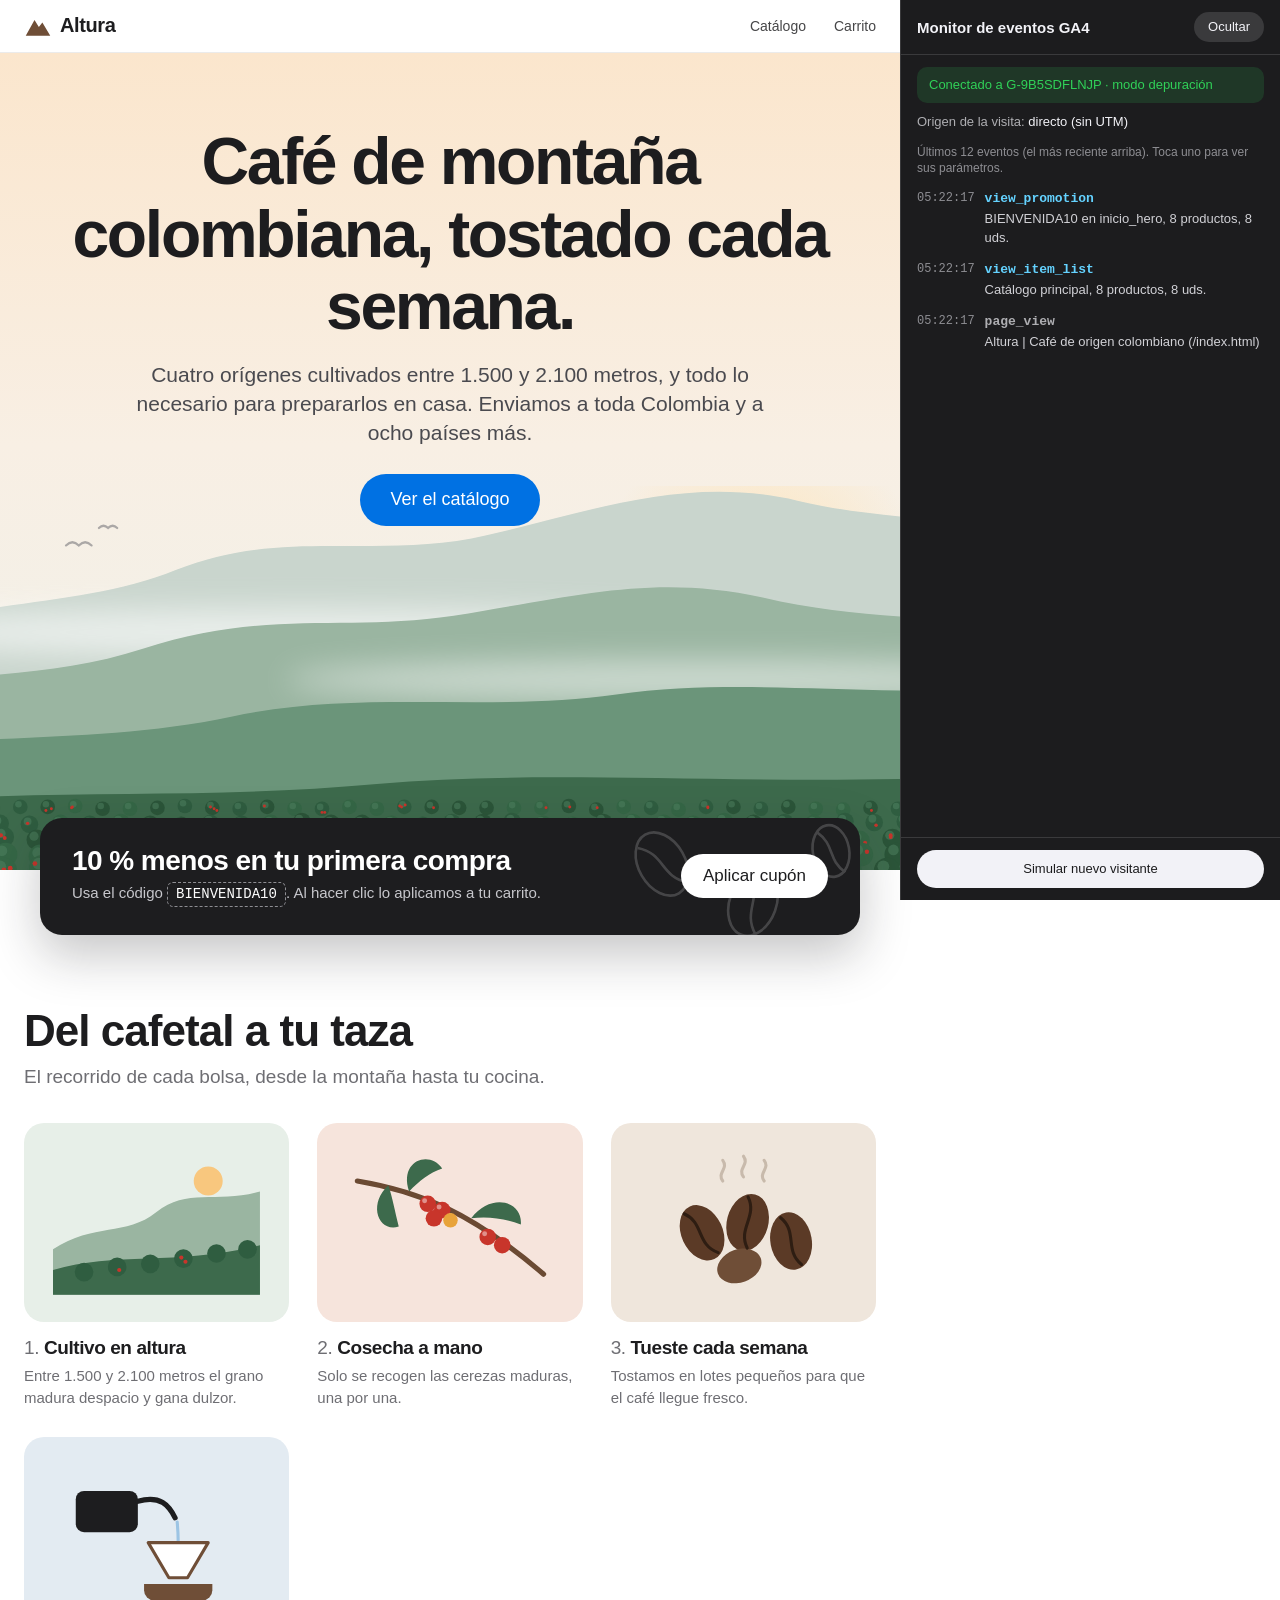
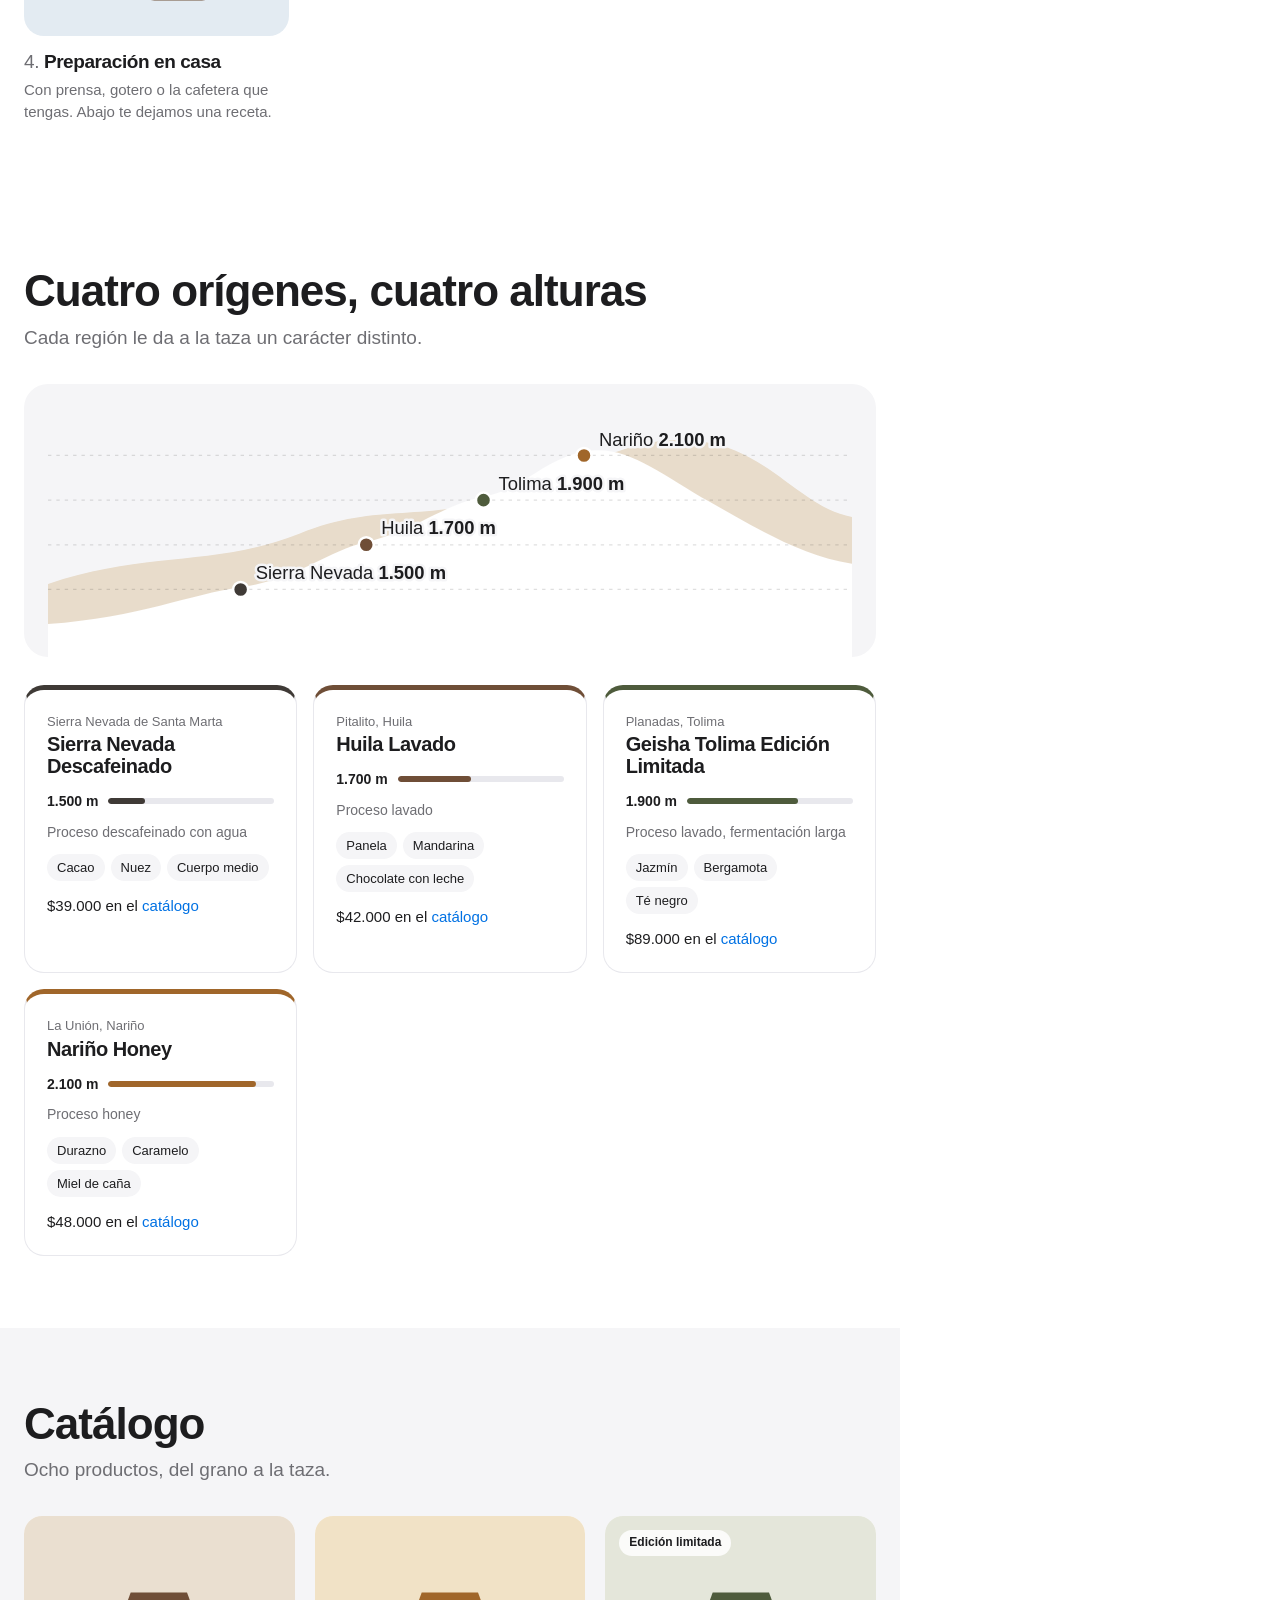
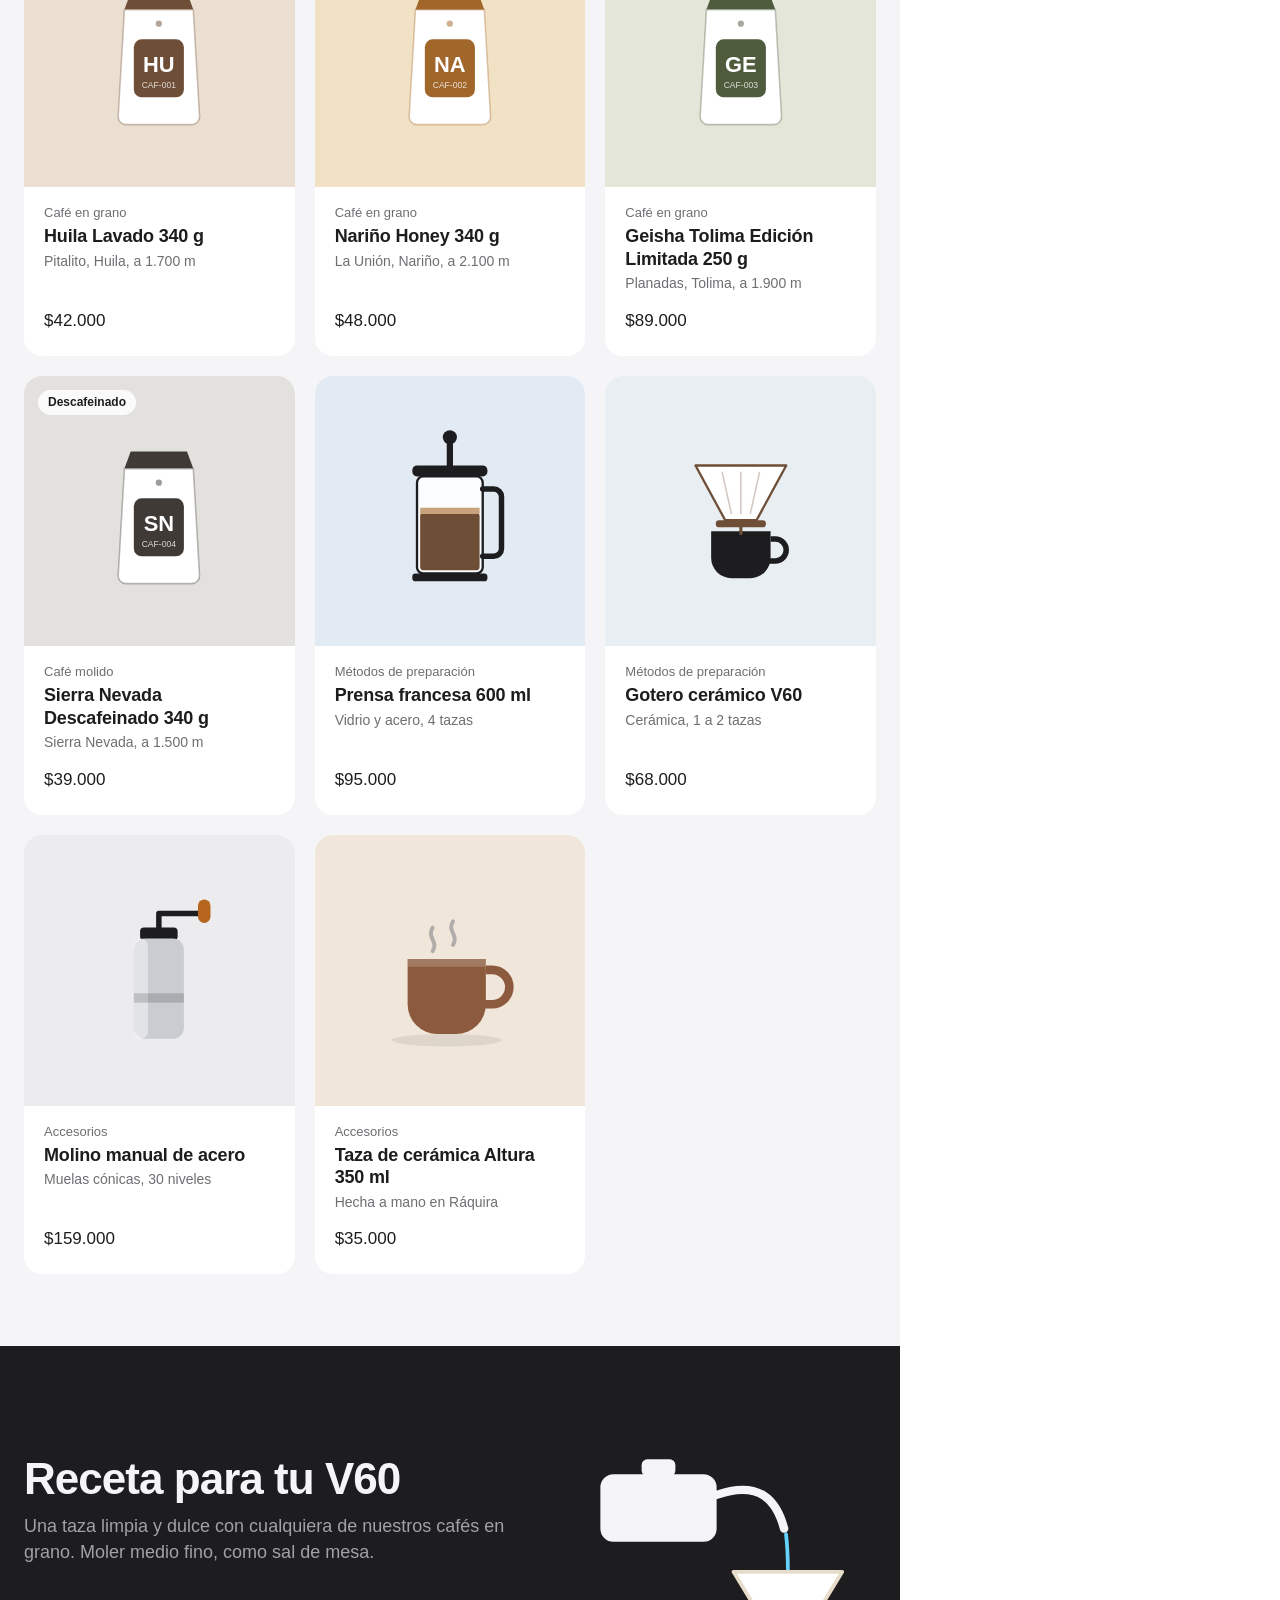
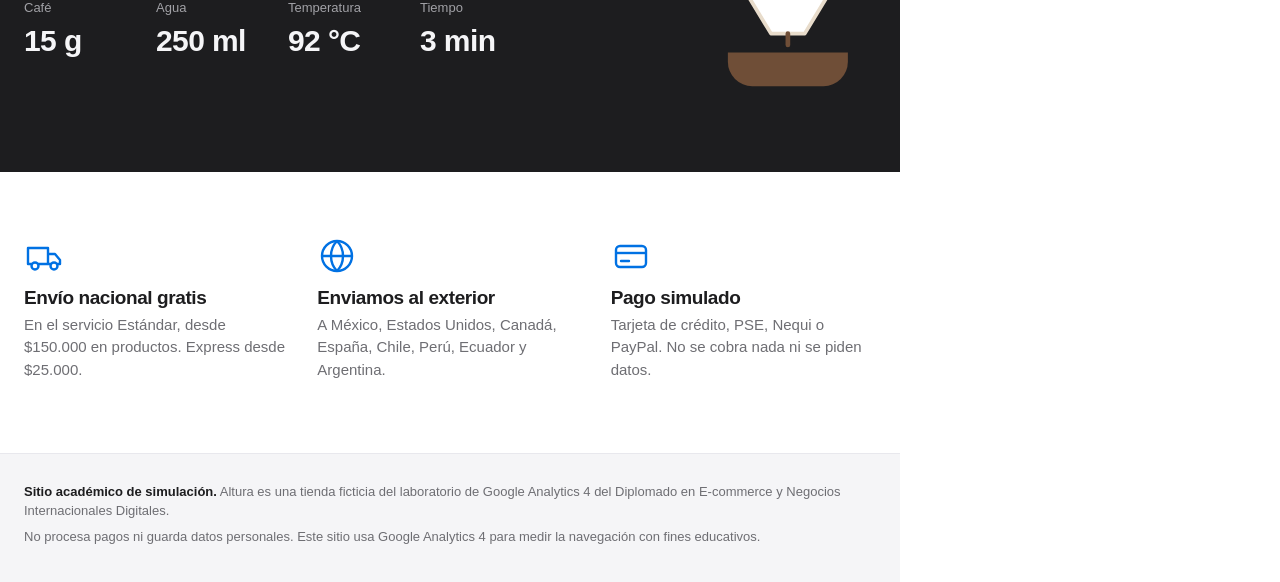
<file: index.html>
<!DOCTYPE html>
<html lang="es-CO">
<head>
  <meta charset="utf-8">
  <meta name="viewport" content="width=device-width, initial-scale=1">
  <title>Altura | Café de origen colombiano</title>
  <meta name="description" content="Tienda ficticia de café colombiano de especialidad para un laboratorio académico de Google Analytics 4.">
  <link rel="icon" href="data:image/svg+xml,%3Csvg xmlns='http://www.w3.org/2000/svg' viewBox='0 0 32 32'%3E%3Cpath d='M2 27 L12 9 L17 17 L21 12 L30 27 Z' fill='%236F4E37'/%3E%3C/svg%3E">
  <link rel="stylesheet" href="css/estilos.css">
  <script src="js/config.js"></script>
  <script src="js/analytics.js"></script>
  <script src="js/productos.js" defer></script>
  <script src="js/carrito.js" defer></script>
  <script src="js/inicio.js" defer></script>
</head>
<body>
  <header class="barra">
    <div class="contenedor barra-interior">
      <a class="marca" href="index.html" aria-label="Altura, ir al inicio">
        <svg viewBox="0 0 32 32" aria-hidden="true"><path d="M2 27 L12 9 L17 17 L21 12 L30 27 Z" fill="#6F4E37"/></svg>
        Altura
      </a>
      <nav class="nav" aria-label="Principal">
        <a href="index.html#catalogo">Catálogo</a>
        <a href="carrito.html" class="nav-carrito">Carrito <span class="contador" data-contador-carrito hidden>0</span></a>
      </nav>
    </div>
  </header>

  <main>
    <!-- ============================================================
         PORTADA
         Para usar una foto con licencia (por ejemplo Adobe Stock 548467121),
         guárdala como img/portada.webp y reemplaza el <svg class="escena">
         por:  <img class="escena" src="img/portada.webp" alt="Cultivo de café en las montañas de Colombia">
         ============================================================ -->
    <section class="portada" aria-labelledby="titulo-portada">
      <div class="contenedor portada-texto">
        <h1 id="titulo-portada">Café de montaña colombiana, tostado cada semana.</h1>
        <p class="bajada">Cuatro orígenes cultivados entre 1.500 y 2.100 metros, y todo lo necesario para prepararlos en casa. Enviamos a toda Colombia y a ocho países más.</p>
        <a class="boton boton-grande" href="#catalogo">Ver el catálogo</a>
      </div>

      <svg class="escena" viewBox="0 140 1440 420" preserveAspectRatio="xMidYMax slice" role="img" aria-label="Ilustración de montañas cafeteras al amanecer">
        <defs>
          <filter id="niebla" x="-10%" y="-200%" width="120%" height="500%"><feGaussianBlur stdDeviation="16"/></filter>
          <radialGradient id="halo" cx="50%" cy="50%" r="50%">
            <stop offset="0" stop-color="#FFE3B3" stop-opacity=".9"/>
            <stop offset="1" stop-color="#FFE3B3" stop-opacity="0"/>
          </radialGradient>
        </defs>
        <circle cx="1060" cy="250" r="180" fill="url(#halo)"/>
        <circle cx="1060" cy="250" r="62" fill="#F8C77E"/>
        <g fill="none" stroke="#6E6E73" stroke-width="2.4" stroke-linecap="round" opacity=".55">
          <path d="M300 205 q7 -7 14 0 q7 -7 14 0"/>
          <path d="M336 186 q5 -5 10 0 q5 -5 10 0"/>
          <path d="M1210 214 q6 -6 12 0 q6 -6 12 0"/>
        </g>
        <path d="M0 330 C160 260 300 280 420 232 C540 184 640 222 760 194 C880 166 980 128 1100 156 C1220 184 1330 172 1440 204 L1440 560 L0 560 Z" fill="#C9D5CD"/>
        <ellipse cx="560" cy="300" rx="520" ry="26" fill="#FFFFFF" opacity=".6" filter="url(#niebla)"/>
        <path d="M0 384 C140 338 262 358 384 318 C520 274 604 300 724 282 C860 260 944 236 1062 262 C1190 292 1300 280 1440 300 L1440 560 L0 560 Z" fill="#9AB5A1"/>
        <ellipse cx="1000" cy="352" rx="460" ry="22" fill="#FFFFFF" opacity=".5" filter="url(#niebla)"/>
        <path d="M0 444 C180 404 322 426 482 392 C622 362 760 388 902 368 C1062 346 1202 378 1440 356 L1440 560 L0 560 Z" fill="#6B957A"/>
        <path d="M0 496 C240 466 420 486 640 466 C860 446 1100 476 1440 450 L1440 560 L0 560 Z" fill="#3D6A4C"/>
        <g>
            <circle cx="-20" cy="491" r="8.0" fill="#2F5D40"/>
            <circle cx="-22" cy="488" r="3.6" fill="#4F8160" fill-opacity=".55"/>
            <circle cx="10" cy="490" r="8.0" fill="#2B5539"/>
            <circle cx="8" cy="487" r="3.6" fill="#4F8160" fill-opacity=".55"/>
            <circle cx="6" cy="491" r="1.6" fill="#C8352B"/>
            <circle cx="6" cy="490" r="1.6" fill="#C8352B"/>
            <circle cx="6" cy="488" r="1.6" fill="#C8352B"/>
            <circle cx="40" cy="492" r="8.0" fill="#2B5539"/>
            <circle cx="38" cy="489" r="3.6" fill="#4F8160" fill-opacity=".55"/>
            <circle cx="41" cy="493" r="1.6" fill="#C8352B"/>
            <circle cx="70" cy="490" r="8.0" fill="#2B5539"/>
            <circle cx="68" cy="487" r="3.6" fill="#4F8160" fill-opacity=".55"/>
            <circle cx="100" cy="494" r="8.0" fill="#2F5D40"/>
            <circle cx="98" cy="491" r="3.6" fill="#4F8160" fill-opacity=".55"/>
            <circle cx="130" cy="491" r="8.0" fill="#356746"/>
            <circle cx="128" cy="488" r="3.6" fill="#4F8160" fill-opacity=".55"/>
            <circle cx="131" cy="491" r="1.6" fill="#C8352B"/>
            <circle cx="160" cy="493" r="8.0" fill="#2F5D40"/>
            <circle cx="158" cy="490" r="3.6" fill="#4F8160" fill-opacity=".55"/>
            <circle cx="190" cy="493" r="8.0" fill="#356746"/>
            <circle cx="188" cy="490" r="3.6" fill="#4F8160" fill-opacity=".55"/>
            <circle cx="186" cy="490" r="1.6" fill="#C8352B"/>
            <circle cx="187" cy="494" r="1.6" fill="#C8352B"/>
            <circle cx="189" cy="492" r="1.6" fill="#C8352B"/>
            <circle cx="220" cy="492" r="8.0" fill="#356746"/>
            <circle cx="218" cy="490" r="3.6" fill="#4F8160" fill-opacity=".55"/>
            <circle cx="250" cy="491" r="8.0" fill="#2F5D40"/>
            <circle cx="248" cy="488" r="3.6" fill="#4F8160" fill-opacity=".55"/>
            <circle cx="280" cy="491" r="8.0" fill="#2B5539"/>
            <circle cx="278" cy="488" r="3.6" fill="#4F8160" fill-opacity=".55"/>
            <circle cx="284" cy="493" r="1.6" fill="#C8352B"/>
            <circle cx="278" cy="495" r="1.6" fill="#C8352B"/>
            <circle cx="310" cy="490" r="8.0" fill="#356746"/>
            <circle cx="308" cy="488" r="3.6" fill="#4F8160" fill-opacity=".55"/>
            <circle cx="307" cy="491" r="1.6" fill="#C8352B"/>
            <circle cx="306" cy="492" r="1.6" fill="#C8352B"/>
            <circle cx="340" cy="493" r="8.0" fill="#2B5539"/>
            <circle cx="338" cy="490" r="3.6" fill="#4F8160" fill-opacity=".55"/>
            <circle cx="370" cy="493" r="8.0" fill="#356746"/>
            <circle cx="368" cy="490" r="3.6" fill="#4F8160" fill-opacity=".55"/>
            <circle cx="400" cy="492" r="8.0" fill="#2B5539"/>
            <circle cx="398" cy="490" r="3.6" fill="#4F8160" fill-opacity=".55"/>
            <circle cx="430" cy="490" r="8.0" fill="#2F5D40"/>
            <circle cx="428" cy="487" r="3.6" fill="#4F8160" fill-opacity=".55"/>
            <circle cx="460" cy="492" r="8.0" fill="#2B5539"/>
            <circle cx="458" cy="489" r="3.6" fill="#4F8160" fill-opacity=".55"/>
            <circle cx="462" cy="493" r="1.6" fill="#C8352B"/>
            <circle cx="465" cy="495" r="1.6" fill="#C8352B"/>
            <circle cx="458" cy="491" r="1.6" fill="#C8352B"/>
            <circle cx="490" cy="493" r="8.0" fill="#2F5D40"/>
            <circle cx="488" cy="490" r="3.6" fill="#4F8160" fill-opacity=".55"/>
            <circle cx="520" cy="491" r="8.0" fill="#2B5539"/>
            <circle cx="518" cy="489" r="3.6" fill="#4F8160" fill-opacity=".55"/>
            <circle cx="517" cy="490" r="1.6" fill="#C8352B"/>
            <circle cx="550" cy="493" r="8.0" fill="#356746"/>
            <circle cx="548" cy="490" r="3.6" fill="#4F8160" fill-opacity=".55"/>
            <circle cx="580" cy="493" r="8.0" fill="#2F5D40"/>
            <circle cx="578" cy="491" r="3.6" fill="#4F8160" fill-opacity=".55"/>
            <circle cx="580" cy="497" r="1.6" fill="#C8352B"/>
            <circle cx="583" cy="497" r="1.6" fill="#C8352B"/>
            <circle cx="610" cy="491" r="8.0" fill="#356746"/>
            <circle cx="608" cy="488" r="3.6" fill="#4F8160" fill-opacity=".55"/>
            <circle cx="640" cy="493" r="8.0" fill="#356746"/>
            <circle cx="638" cy="490" r="3.6" fill="#4F8160" fill-opacity=".55"/>
            <circle cx="670" cy="491" r="8.0" fill="#2F5D40"/>
            <circle cx="668" cy="488" r="3.6" fill="#4F8160" fill-opacity=".55"/>
            <circle cx="667" cy="491" r="1.6" fill="#C8352B"/>
            <circle cx="671" cy="489" r="1.6" fill="#C8352B"/>
            <circle cx="665" cy="490" r="1.6" fill="#C8352B"/>
            <circle cx="700" cy="491" r="8.0" fill="#2B5539"/>
            <circle cx="698" cy="489" r="3.6" fill="#4F8160" fill-opacity=".55"/>
            <circle cx="702" cy="492" r="1.6" fill="#C8352B"/>
            <circle cx="730" cy="492" r="8.0" fill="#2B5539"/>
            <circle cx="728" cy="490" r="3.6" fill="#4F8160" fill-opacity=".55"/>
            <circle cx="760" cy="492" r="8.0" fill="#2B5539"/>
            <circle cx="758" cy="489" r="3.6" fill="#4F8160" fill-opacity=".55"/>
            <circle cx="790" cy="492" r="8.0" fill="#356746"/>
            <circle cx="788" cy="489" r="3.6" fill="#4F8160" fill-opacity=".55"/>
            <circle cx="820" cy="492" r="8.0" fill="#356746"/>
            <circle cx="818" cy="489" r="3.6" fill="#4F8160" fill-opacity=".55"/>
            <circle cx="825" cy="492" r="1.6" fill="#C8352B"/>
            <circle cx="850" cy="490" r="8.0" fill="#2B5539"/>
            <circle cx="848" cy="488" r="3.6" fill="#4F8160" fill-opacity=".55"/>
            <circle cx="851" cy="491" r="1.6" fill="#C8352B"/>
            <circle cx="880" cy="494" r="8.0" fill="#2B5539"/>
            <circle cx="878" cy="491" r="3.6" fill="#4F8160" fill-opacity=".55"/>
            <circle cx="881" cy="492" r="1.6" fill="#C8352B"/>
            <circle cx="910" cy="491" r="8.0" fill="#356746"/>
            <circle cx="908" cy="488" r="3.6" fill="#4F8160" fill-opacity=".55"/>
            <circle cx="940" cy="492" r="8.0" fill="#2F5D40"/>
            <circle cx="938" cy="489" r="3.6" fill="#4F8160" fill-opacity=".55"/>
            <circle cx="970" cy="494" r="8.0" fill="#356746"/>
            <circle cx="968" cy="491" r="3.6" fill="#4F8160" fill-opacity=".55"/>
            <circle cx="1000" cy="491" r="8.0" fill="#2F5D40"/>
            <circle cx="998" cy="488" r="3.6" fill="#4F8160" fill-opacity=".55"/>
            <circle cx="1002" cy="491" r="1.6" fill="#C8352B"/>
            <circle cx="1002" cy="492" r="1.6" fill="#C8352B"/>
            <circle cx="1030" cy="491" r="8.0" fill="#2B5539"/>
            <circle cx="1028" cy="488" r="3.6" fill="#4F8160" fill-opacity=".55"/>
            <circle cx="1060" cy="493" r="8.0" fill="#2F5D40"/>
            <circle cx="1058" cy="490" r="3.6" fill="#4F8160" fill-opacity=".55"/>
            <circle cx="1090" cy="491" r="8.0" fill="#2B5539"/>
            <circle cx="1088" cy="488" r="3.6" fill="#4F8160" fill-opacity=".55"/>
            <circle cx="1120" cy="493" r="8.0" fill="#356746"/>
            <circle cx="1118" cy="490" r="3.6" fill="#4F8160" fill-opacity=".55"/>
            <circle cx="1150" cy="494" r="8.0" fill="#356746"/>
            <circle cx="1148" cy="491" r="3.6" fill="#4F8160" fill-opacity=".55"/>
            <circle cx="1180" cy="492" r="8.0" fill="#2B5539"/>
            <circle cx="1178" cy="489" r="3.6" fill="#4F8160" fill-opacity=".55"/>
            <circle cx="1181" cy="495" r="1.6" fill="#C8352B"/>
            <circle cx="1210" cy="493" r="8.0" fill="#2F5D40"/>
            <circle cx="1208" cy="490" r="3.6" fill="#4F8160" fill-opacity=".55"/>
            <circle cx="1240" cy="493" r="8.0" fill="#2B5539"/>
            <circle cx="1238" cy="490" r="3.6" fill="#4F8160" fill-opacity=".55"/>
            <circle cx="1270" cy="491" r="8.0" fill="#356746"/>
            <circle cx="1268" cy="488" r="3.6" fill="#4F8160" fill-opacity=".55"/>
            <circle cx="1300" cy="490" r="8.0" fill="#2F5D40"/>
            <circle cx="1298" cy="487" r="3.6" fill="#4F8160" fill-opacity=".55"/>
            <circle cx="1330" cy="492" r="8.0" fill="#2F5D40"/>
            <circle cx="1328" cy="489" r="3.6" fill="#4F8160" fill-opacity=".55"/>
            <circle cx="1360" cy="494" r="8.0" fill="#356746"/>
            <circle cx="1358" cy="491" r="3.6" fill="#4F8160" fill-opacity=".55"/>
            <circle cx="1390" cy="493" r="8.0" fill="#356746"/>
            <circle cx="1388" cy="490" r="3.6" fill="#4F8160" fill-opacity=".55"/>
            <circle cx="1420" cy="491" r="8.0" fill="#2F5D40"/>
            <circle cx="1418" cy="489" r="3.6" fill="#4F8160" fill-opacity=".55"/>
            <circle cx="1417" cy="490" r="1.6" fill="#C8352B"/>
            <circle cx="1421" cy="495" r="1.6" fill="#C8352B"/>
            <circle cx="1450" cy="493" r="8.0" fill="#356746"/>
            <circle cx="1448" cy="491" r="3.6" fill="#4F8160" fill-opacity=".55"/>
            <circle cx="-4" cy="508" r="9.6" fill="#2B5539"/>
            <circle cx="-6" cy="505" r="4.3" fill="#4F8160" fill-opacity=".55"/>
            <circle cx="-8" cy="508" r="1.9" fill="#C8352B"/>
            <circle cx="-1" cy="506" r="1.9" fill="#C8352B"/>
            <circle cx="1" cy="508" r="1.9" fill="#C8352B"/>
            <circle cx="30" cy="510" r="9.6" fill="#2F5D40"/>
            <circle cx="27" cy="506" r="4.3" fill="#4F8160" fill-opacity=".55"/>
            <circle cx="62" cy="511" r="9.6" fill="#356746"/>
            <circle cx="60" cy="508" r="4.3" fill="#4F8160" fill-opacity=".55"/>
            <circle cx="96" cy="510" r="9.6" fill="#2F5D40"/>
            <circle cx="93" cy="507" r="4.3" fill="#4F8160" fill-opacity=".55"/>
            <circle cx="128" cy="508" r="9.6" fill="#2F5D40"/>
            <circle cx="126" cy="504" r="4.3" fill="#4F8160" fill-opacity=".55"/>
            <circle cx="133" cy="511" r="1.9" fill="#C8352B"/>
            <circle cx="124" cy="511" r="1.9" fill="#C8352B"/>
            <circle cx="134" cy="510" r="1.9" fill="#C8352B"/>
            <circle cx="162" cy="508" r="9.6" fill="#2B5539"/>
            <circle cx="159" cy="505" r="4.3" fill="#4F8160" fill-opacity=".55"/>
            <circle cx="194" cy="507" r="9.6" fill="#2B5539"/>
            <circle cx="192" cy="504" r="4.3" fill="#4F8160" fill-opacity=".55"/>
            <circle cx="228" cy="509" r="9.6" fill="#2F5D40"/>
            <circle cx="225" cy="506" r="4.3" fill="#4F8160" fill-opacity=".55"/>
            <circle cx="260" cy="510" r="9.6" fill="#2F5D40"/>
            <circle cx="258" cy="507" r="4.3" fill="#4F8160" fill-opacity=".55"/>
            <circle cx="258" cy="509" r="1.9" fill="#C8352B"/>
            <circle cx="294" cy="509" r="9.6" fill="#356746"/>
            <circle cx="291" cy="506" r="4.3" fill="#4F8160" fill-opacity=".55"/>
            <circle cx="326" cy="510" r="9.6" fill="#2F5D40"/>
            <circle cx="324" cy="507" r="4.3" fill="#4F8160" fill-opacity=".55"/>
            <circle cx="360" cy="508" r="9.6" fill="#356746"/>
            <circle cx="357" cy="505" r="4.3" fill="#4F8160" fill-opacity=".55"/>
            <circle cx="392" cy="510" r="9.6" fill="#2B5539"/>
            <circle cx="390" cy="507" r="4.3" fill="#4F8160" fill-opacity=".55"/>
            <circle cx="426" cy="511" r="9.6" fill="#2B5539"/>
            <circle cx="423" cy="507" r="4.3" fill="#4F8160" fill-opacity=".55"/>
            <circle cx="426" cy="507" r="1.9" fill="#C8352B"/>
            <circle cx="458" cy="509" r="9.6" fill="#2F5D40"/>
            <circle cx="456" cy="505" r="4.3" fill="#4F8160" fill-opacity=".55"/>
            <circle cx="492" cy="510" r="9.6" fill="#2F5D40"/>
            <circle cx="489" cy="507" r="4.3" fill="#4F8160" fill-opacity=".55"/>
            <circle cx="493" cy="507" r="1.9" fill="#C8352B"/>
            <circle cx="486" cy="512" r="1.9" fill="#C8352B"/>
            <circle cx="524" cy="509" r="9.6" fill="#356746"/>
            <circle cx="522" cy="506" r="4.3" fill="#4F8160" fill-opacity=".55"/>
            <circle cx="558" cy="507" r="9.6" fill="#2B5539"/>
            <circle cx="555" cy="504" r="4.3" fill="#4F8160" fill-opacity=".55"/>
            <circle cx="555" cy="510" r="1.9" fill="#C8352B"/>
            <circle cx="590" cy="509" r="9.6" fill="#2B5539"/>
            <circle cx="588" cy="506" r="4.3" fill="#4F8160" fill-opacity=".55"/>
            <circle cx="590" cy="510" r="1.9" fill="#C8352B"/>
            <circle cx="624" cy="509" r="9.6" fill="#2B5539"/>
            <circle cx="621" cy="506" r="4.3" fill="#4F8160" fill-opacity=".55"/>
            <circle cx="623" cy="510" r="1.9" fill="#C8352B"/>
            <circle cx="623" cy="513" r="1.9" fill="#C8352B"/>
            <circle cx="656" cy="510" r="9.6" fill="#356746"/>
            <circle cx="654" cy="506" r="4.3" fill="#4F8160" fill-opacity=".55"/>
            <circle cx="690" cy="511" r="9.6" fill="#2F5D40"/>
            <circle cx="687" cy="507" r="4.3" fill="#4F8160" fill-opacity=".55"/>
            <circle cx="722" cy="508" r="9.6" fill="#2F5D40"/>
            <circle cx="720" cy="504" r="4.3" fill="#4F8160" fill-opacity=".55"/>
            <circle cx="756" cy="508" r="9.6" fill="#2B5539"/>
            <circle cx="753" cy="505" r="4.3" fill="#4F8160" fill-opacity=".55"/>
            <circle cx="752" cy="507" r="1.9" fill="#C8352B"/>
            <circle cx="788" cy="507" r="9.6" fill="#2F5D40"/>
            <circle cx="786" cy="504" r="4.3" fill="#4F8160" fill-opacity=".55"/>
            <circle cx="822" cy="510" r="9.6" fill="#356746"/>
            <circle cx="819" cy="506" r="4.3" fill="#4F8160" fill-opacity=".55"/>
            <circle cx="827" cy="508" r="1.9" fill="#C8352B"/>
            <circle cx="854" cy="511" r="9.6" fill="#356746"/>
            <circle cx="852" cy="507" r="4.3" fill="#4F8160" fill-opacity=".55"/>
            <circle cx="888" cy="508" r="9.6" fill="#2B5539"/>
            <circle cx="885" cy="504" r="4.3" fill="#4F8160" fill-opacity=".55"/>
            <circle cx="920" cy="508" r="9.6" fill="#356746"/>
            <circle cx="918" cy="504" r="4.3" fill="#4F8160" fill-opacity=".55"/>
            <circle cx="954" cy="509" r="9.6" fill="#356746"/>
            <circle cx="951" cy="505" r="4.3" fill="#4F8160" fill-opacity=".55"/>
            <circle cx="949" cy="508" r="1.9" fill="#C8352B"/>
            <circle cx="952" cy="509" r="1.9" fill="#C8352B"/>
            <circle cx="986" cy="510" r="9.6" fill="#356746"/>
            <circle cx="984" cy="506" r="4.3" fill="#4F8160" fill-opacity=".55"/>
            <circle cx="984" cy="514" r="1.9" fill="#C8352B"/>
            <circle cx="982" cy="514" r="1.9" fill="#C8352B"/>
            <circle cx="983" cy="514" r="1.9" fill="#C8352B"/>
            <circle cx="1020" cy="507" r="9.6" fill="#356746"/>
            <circle cx="1017" cy="504" r="4.3" fill="#4F8160" fill-opacity=".55"/>
            <circle cx="1017" cy="505" r="1.9" fill="#C8352B"/>
            <circle cx="1052" cy="509" r="9.6" fill="#2B5539"/>
            <circle cx="1050" cy="505" r="4.3" fill="#4F8160" fill-opacity=".55"/>
            <circle cx="1086" cy="508" r="9.6" fill="#2F5D40"/>
            <circle cx="1083" cy="505" r="4.3" fill="#4F8160" fill-opacity=".55"/>
            <circle cx="1118" cy="509" r="9.6" fill="#356746"/>
            <circle cx="1116" cy="506" r="4.3" fill="#4F8160" fill-opacity=".55"/>
            <circle cx="1152" cy="507" r="9.6" fill="#2F5D40"/>
            <circle cx="1149" cy="504" r="4.3" fill="#4F8160" fill-opacity=".55"/>
            <circle cx="1184" cy="508" r="9.6" fill="#2F5D40"/>
            <circle cx="1182" cy="504" r="4.3" fill="#4F8160" fill-opacity=".55"/>
            <circle cx="1186" cy="511" r="1.9" fill="#C8352B"/>
            <circle cx="1218" cy="507" r="9.6" fill="#2F5D40"/>
            <circle cx="1215" cy="504" r="4.3" fill="#4F8160" fill-opacity=".55"/>
            <circle cx="1217" cy="506" r="1.9" fill="#C8352B"/>
            <circle cx="1250" cy="509" r="9.6" fill="#356746"/>
            <circle cx="1248" cy="506" r="4.3" fill="#4F8160" fill-opacity=".55"/>
            <circle cx="1284" cy="507" r="9.6" fill="#2B5539"/>
            <circle cx="1281" cy="504" r="4.3" fill="#4F8160" fill-opacity=".55"/>
            <circle cx="1289" cy="506" r="1.9" fill="#C8352B"/>
            <circle cx="1316" cy="508" r="9.6" fill="#356746"/>
            <circle cx="1314" cy="504" r="4.3" fill="#4F8160" fill-opacity=".55"/>
            <circle cx="1350" cy="509" r="9.6" fill="#2F5D40"/>
            <circle cx="1347" cy="506" r="4.3" fill="#4F8160" fill-opacity=".55"/>
            <circle cx="1351" cy="508" r="1.9" fill="#C8352B"/>
            <circle cx="1353" cy="514" r="1.9" fill="#C8352B"/>
            <circle cx="1344" cy="505" r="1.9" fill="#C8352B"/>
            <circle cx="1382" cy="509" r="9.6" fill="#2F5D40"/>
            <circle cx="1380" cy="506" r="4.3" fill="#4F8160" fill-opacity=".55"/>
            <circle cx="1416" cy="508" r="9.6" fill="#356746"/>
            <circle cx="1413" cy="505" r="4.3" fill="#4F8160" fill-opacity=".55"/>
            <circle cx="1415" cy="508" r="1.9" fill="#C8352B"/>
            <circle cx="1419" cy="508" r="1.9" fill="#C8352B"/>
            <circle cx="1416" cy="510" r="1.9" fill="#C8352B"/>
            <circle cx="1448" cy="511" r="9.6" fill="#356746"/>
            <circle cx="1446" cy="508" r="4.3" fill="#4F8160" fill-opacity=".55"/>
            <circle cx="1451" cy="508" r="1.9" fill="#C8352B"/>
            <circle cx="1454" cy="516" r="1.9" fill="#C8352B"/>
            <circle cx="1452" cy="507" r="1.9" fill="#C8352B"/>
            <circle cx="-20" cy="527" r="11.2" fill="#356746"/>
            <circle cx="-23" cy="523" r="5.0" fill="#4F8160" fill-opacity=".55"/>
            <circle cx="16" cy="524" r="11.2" fill="#2B5539"/>
            <circle cx="13" cy="520" r="5.0" fill="#4F8160" fill-opacity=".55"/>
            <circle cx="52" cy="527" r="11.2" fill="#2B5539"/>
            <circle cx="49" cy="524" r="5.0" fill="#4F8160" fill-opacity=".55"/>
            <circle cx="88" cy="526" r="11.2" fill="#2B5539"/>
            <circle cx="85" cy="522" r="5.0" fill="#4F8160" fill-opacity=".55"/>
            <circle cx="84" cy="525" r="2.1" fill="#C8352B"/>
            <circle cx="81" cy="526" r="2.1" fill="#C8352B"/>
            <circle cx="124" cy="525" r="11.2" fill="#2B5539"/>
            <circle cx="121" cy="521" r="5.0" fill="#4F8160" fill-opacity=".55"/>
            <circle cx="130" cy="524" r="2.1" fill="#C8352B"/>
            <circle cx="160" cy="525" r="11.2" fill="#2F5D40"/>
            <circle cx="157" cy="522" r="5.0" fill="#4F8160" fill-opacity=".55"/>
            <circle cx="160" cy="526" r="2.1" fill="#C8352B"/>
            <circle cx="196" cy="525" r="11.2" fill="#2B5539"/>
            <circle cx="193" cy="521" r="5.0" fill="#4F8160" fill-opacity=".55"/>
            <circle cx="232" cy="524" r="11.2" fill="#2F5D40"/>
            <circle cx="229" cy="520" r="5.0" fill="#4F8160" fill-opacity=".55"/>
            <circle cx="226" cy="520" r="2.1" fill="#C8352B"/>
            <circle cx="229" cy="522" r="2.1" fill="#C8352B"/>
            <circle cx="233" cy="525" r="2.1" fill="#C8352B"/>
            <circle cx="268" cy="527" r="11.2" fill="#2B5539"/>
            <circle cx="265" cy="523" r="5.0" fill="#4F8160" fill-opacity=".55"/>
            <circle cx="304" cy="527" r="11.2" fill="#2B5539"/>
            <circle cx="301" cy="523" r="5.0" fill="#4F8160" fill-opacity=".55"/>
            <circle cx="340" cy="525" r="11.2" fill="#356746"/>
            <circle cx="337" cy="521" r="5.0" fill="#4F8160" fill-opacity=".55"/>
            <circle cx="342" cy="522" r="2.1" fill="#C8352B"/>
            <circle cx="344" cy="528" r="2.1" fill="#C8352B"/>
            <circle cx="340" cy="525" r="2.1" fill="#C8352B"/>
            <circle cx="376" cy="527" r="11.2" fill="#2B5539"/>
            <circle cx="373" cy="523" r="5.0" fill="#4F8160" fill-opacity=".55"/>
            <circle cx="379" cy="528" r="2.1" fill="#C8352B"/>
            <circle cx="380" cy="522" r="2.1" fill="#C8352B"/>
            <circle cx="379" cy="530" r="2.1" fill="#C8352B"/>
            <circle cx="412" cy="527" r="11.2" fill="#2B5539"/>
            <circle cx="409" cy="523" r="5.0" fill="#4F8160" fill-opacity=".55"/>
            <circle cx="448" cy="524" r="11.2" fill="#2F5D40"/>
            <circle cx="445" cy="520" r="5.0" fill="#4F8160" fill-opacity=".55"/>
            <circle cx="454" cy="524" r="2.1" fill="#C8352B"/>
            <circle cx="447" cy="520" r="2.1" fill="#C8352B"/>
            <circle cx="484" cy="524" r="11.2" fill="#2B5539"/>
            <circle cx="481" cy="520" r="5.0" fill="#4F8160" fill-opacity=".55"/>
            <circle cx="520" cy="526" r="11.2" fill="#2F5D40"/>
            <circle cx="517" cy="522" r="5.0" fill="#4F8160" fill-opacity=".55"/>
            <circle cx="556" cy="524" r="11.2" fill="#2B5539"/>
            <circle cx="553" cy="520" r="5.0" fill="#4F8160" fill-opacity=".55"/>
            <circle cx="592" cy="524" r="11.2" fill="#2B5539"/>
            <circle cx="589" cy="520" r="5.0" fill="#4F8160" fill-opacity=".55"/>
            <circle cx="592" cy="528" r="2.1" fill="#C8352B"/>
            <circle cx="597" cy="522" r="2.1" fill="#C8352B"/>
            <circle cx="595" cy="522" r="2.1" fill="#C8352B"/>
            <circle cx="628" cy="527" r="11.2" fill="#356746"/>
            <circle cx="625" cy="523" r="5.0" fill="#4F8160" fill-opacity=".55"/>
            <circle cx="664" cy="526" r="11.2" fill="#356746"/>
            <circle cx="661" cy="522" r="5.0" fill="#4F8160" fill-opacity=".55"/>
            <circle cx="700" cy="525" r="11.2" fill="#2F5D40"/>
            <circle cx="697" cy="521" r="5.0" fill="#4F8160" fill-opacity=".55"/>
            <circle cx="736" cy="527" r="11.2" fill="#2F5D40"/>
            <circle cx="733" cy="523" r="5.0" fill="#4F8160" fill-opacity=".55"/>
            <circle cx="772" cy="525" r="11.2" fill="#2B5539"/>
            <circle cx="769" cy="521" r="5.0" fill="#4F8160" fill-opacity=".55"/>
            <circle cx="808" cy="525" r="11.2" fill="#2B5539"/>
            <circle cx="805" cy="521" r="5.0" fill="#4F8160" fill-opacity=".55"/>
            <circle cx="802" cy="523" r="2.1" fill="#C8352B"/>
            <circle cx="810" cy="528" r="2.1" fill="#C8352B"/>
            <circle cx="844" cy="527" r="11.2" fill="#356746"/>
            <circle cx="841" cy="523" r="5.0" fill="#4F8160" fill-opacity=".55"/>
            <circle cx="880" cy="525" r="11.2" fill="#356746"/>
            <circle cx="877" cy="521" r="5.0" fill="#4F8160" fill-opacity=".55"/>
            <circle cx="916" cy="524" r="11.2" fill="#2B5539"/>
            <circle cx="913" cy="521" r="5.0" fill="#4F8160" fill-opacity=".55"/>
            <circle cx="922" cy="520" r="2.1" fill="#C8352B"/>
            <circle cx="952" cy="526" r="11.2" fill="#2B5539"/>
            <circle cx="949" cy="522" r="5.0" fill="#4F8160" fill-opacity=".55"/>
            <circle cx="988" cy="526" r="11.2" fill="#356746"/>
            <circle cx="985" cy="522" r="5.0" fill="#4F8160" fill-opacity=".55"/>
            <circle cx="1024" cy="528" r="11.2" fill="#2F5D40"/>
            <circle cx="1021" cy="524" r="5.0" fill="#4F8160" fill-opacity=".55"/>
            <circle cx="1019" cy="528" r="2.1" fill="#C8352B"/>
            <circle cx="1060" cy="528" r="11.2" fill="#2F5D40"/>
            <circle cx="1057" cy="524" r="5.0" fill="#4F8160" fill-opacity=".55"/>
            <circle cx="1096" cy="527" r="11.2" fill="#356746"/>
            <circle cx="1093" cy="523" r="5.0" fill="#4F8160" fill-opacity=".55"/>
            <circle cx="1132" cy="527" r="11.2" fill="#2F5D40"/>
            <circle cx="1129" cy="523" r="5.0" fill="#4F8160" fill-opacity=".55"/>
            <circle cx="1168" cy="528" r="11.2" fill="#356746"/>
            <circle cx="1165" cy="524" r="5.0" fill="#4F8160" fill-opacity=".55"/>
            <circle cx="1174" cy="530" r="2.1" fill="#C8352B"/>
            <circle cx="1204" cy="526" r="11.2" fill="#2B5539"/>
            <circle cx="1201" cy="522" r="5.0" fill="#4F8160" fill-opacity=".55"/>
            <circle cx="1202" cy="522" r="2.1" fill="#C8352B"/>
            <circle cx="1202" cy="524" r="2.1" fill="#C8352B"/>
            <circle cx="1240" cy="525" r="11.2" fill="#356746"/>
            <circle cx="1237" cy="521" r="5.0" fill="#4F8160" fill-opacity=".55"/>
            <circle cx="1243" cy="530" r="2.1" fill="#C8352B"/>
            <circle cx="1276" cy="525" r="11.2" fill="#356746"/>
            <circle cx="1273" cy="521" r="5.0" fill="#4F8160" fill-opacity=".55"/>
            <circle cx="1283" cy="527" r="2.1" fill="#C8352B"/>
            <circle cx="1274" cy="525" r="2.1" fill="#C8352B"/>
            <circle cx="1312" cy="525" r="11.2" fill="#2F5D40"/>
            <circle cx="1309" cy="521" r="5.0" fill="#4F8160" fill-opacity=".55"/>
            <circle cx="1316" cy="523" r="2.1" fill="#C8352B"/>
            <circle cx="1348" cy="528" r="11.2" fill="#2F5D40"/>
            <circle cx="1345" cy="524" r="5.0" fill="#4F8160" fill-opacity=".55"/>
            <circle cx="1384" cy="526" r="11.2" fill="#356746"/>
            <circle cx="1381" cy="522" r="5.0" fill="#4F8160" fill-opacity=".55"/>
            <circle cx="1388" cy="526" r="2.1" fill="#C8352B"/>
            <circle cx="1378" cy="529" r="2.1" fill="#C8352B"/>
            <circle cx="1420" cy="526" r="11.2" fill="#2B5539"/>
            <circle cx="1417" cy="522" r="5.0" fill="#4F8160" fill-opacity=".55"/>
            <circle cx="1456" cy="527" r="11.2" fill="#2F5D40"/>
            <circle cx="1453" cy="523" r="5.0" fill="#4F8160" fill-opacity=".55"/>
            <circle cx="-0" cy="543" r="12.8" fill="#2B5539"/>
            <circle cx="-4" cy="538" r="5.8" fill="#4F8160" fill-opacity=".55"/>
            <circle cx="38" cy="544" r="12.8" fill="#356746"/>
            <circle cx="35" cy="539" r="5.8" fill="#4F8160" fill-opacity=".55"/>
            <circle cx="78" cy="545" r="12.8" fill="#2B5539"/>
            <circle cx="74" cy="540" r="5.8" fill="#4F8160" fill-opacity=".55"/>
            <circle cx="76" cy="543" r="2.4" fill="#C8352B"/>
            <circle cx="74" cy="548" r="2.4" fill="#C8352B"/>
            <circle cx="116" cy="544" r="12.8" fill="#356746"/>
            <circle cx="113" cy="539" r="5.8" fill="#4F8160" fill-opacity=".55"/>
            <circle cx="156" cy="542" r="12.8" fill="#2B5539"/>
            <circle cx="152" cy="538" r="5.8" fill="#4F8160" fill-opacity=".55"/>
            <circle cx="194" cy="541" r="12.8" fill="#2B5539"/>
            <circle cx="191" cy="537" r="5.8" fill="#4F8160" fill-opacity=".55"/>
            <circle cx="195" cy="546" r="2.4" fill="#C8352B"/>
            <circle cx="234" cy="543" r="12.8" fill="#356746"/>
            <circle cx="230" cy="539" r="5.8" fill="#4F8160" fill-opacity=".55"/>
            <circle cx="272" cy="545" r="12.8" fill="#356746"/>
            <circle cx="269" cy="541" r="5.8" fill="#4F8160" fill-opacity=".55"/>
            <circle cx="312" cy="543" r="12.8" fill="#2F5D40"/>
            <circle cx="308" cy="539" r="5.8" fill="#4F8160" fill-opacity=".55"/>
            <circle cx="312" cy="542" r="2.4" fill="#C8352B"/>
            <circle cx="309" cy="547" r="2.4" fill="#C8352B"/>
            <circle cx="350" cy="542" r="12.8" fill="#2F5D40"/>
            <circle cx="347" cy="537" r="5.8" fill="#4F8160" fill-opacity=".55"/>
            <circle cx="390" cy="543" r="12.8" fill="#356746"/>
            <circle cx="386" cy="538" r="5.8" fill="#4F8160" fill-opacity=".55"/>
            <circle cx="428" cy="542" r="12.8" fill="#356746"/>
            <circle cx="425" cy="537" r="5.8" fill="#4F8160" fill-opacity=".55"/>
            <circle cx="428" cy="543" r="2.4" fill="#C8352B"/>
            <circle cx="468" cy="542" r="12.8" fill="#2B5539"/>
            <circle cx="464" cy="538" r="5.8" fill="#4F8160" fill-opacity=".55"/>
            <circle cx="506" cy="544" r="12.8" fill="#2F5D40"/>
            <circle cx="503" cy="539" r="5.8" fill="#4F8160" fill-opacity=".55"/>
            <circle cx="505" cy="546" r="2.4" fill="#C8352B"/>
            <circle cx="546" cy="543" r="12.8" fill="#356746"/>
            <circle cx="542" cy="538" r="5.8" fill="#4F8160" fill-opacity=".55"/>
            <circle cx="584" cy="544" r="12.8" fill="#2F5D40"/>
            <circle cx="581" cy="540" r="5.8" fill="#4F8160" fill-opacity=".55"/>
            <circle cx="588" cy="550" r="2.4" fill="#C8352B"/>
            <circle cx="584" cy="546" r="2.4" fill="#C8352B"/>
            <circle cx="624" cy="541" r="12.8" fill="#356746"/>
            <circle cx="620" cy="537" r="5.8" fill="#4F8160" fill-opacity=".55"/>
            <circle cx="662" cy="545" r="12.8" fill="#2B5539"/>
            <circle cx="659" cy="540" r="5.8" fill="#4F8160" fill-opacity=".55"/>
            <circle cx="702" cy="545" r="12.8" fill="#2F5D40"/>
            <circle cx="698" cy="540" r="5.8" fill="#4F8160" fill-opacity=".55"/>
            <circle cx="740" cy="542" r="12.8" fill="#2F5D40"/>
            <circle cx="737" cy="537" r="5.8" fill="#4F8160" fill-opacity=".55"/>
            <circle cx="780" cy="544" r="12.8" fill="#2B5539"/>
            <circle cx="776" cy="539" r="5.8" fill="#4F8160" fill-opacity=".55"/>
            <circle cx="818" cy="544" r="12.8" fill="#356746"/>
            <circle cx="815" cy="540" r="5.8" fill="#4F8160" fill-opacity=".55"/>
            <circle cx="811" cy="541" r="2.4" fill="#C8352B"/>
            <circle cx="858" cy="543" r="12.8" fill="#2F5D40"/>
            <circle cx="854" cy="539" r="5.8" fill="#4F8160" fill-opacity=".55"/>
            <circle cx="896" cy="542" r="12.8" fill="#2F5D40"/>
            <circle cx="893" cy="538" r="5.8" fill="#4F8160" fill-opacity=".55"/>
            <circle cx="936" cy="543" r="12.8" fill="#356746"/>
            <circle cx="932" cy="539" r="5.8" fill="#4F8160" fill-opacity=".55"/>
            <circle cx="974" cy="541" r="12.8" fill="#2F5D40"/>
            <circle cx="971" cy="537" r="5.8" fill="#4F8160" fill-opacity=".55"/>
            <circle cx="970" cy="539" r="2.4" fill="#C8352B"/>
            <circle cx="979" cy="536" r="2.4" fill="#C8352B"/>
            <circle cx="975" cy="548" r="2.4" fill="#C8352B"/>
            <circle cx="1014" cy="542" r="12.8" fill="#356746"/>
            <circle cx="1010" cy="538" r="5.8" fill="#4F8160" fill-opacity=".55"/>
            <circle cx="1052" cy="545" r="12.8" fill="#356746"/>
            <circle cx="1049" cy="540" r="5.8" fill="#4F8160" fill-opacity=".55"/>
            <circle cx="1092" cy="543" r="12.8" fill="#2F5D40"/>
            <circle cx="1088" cy="539" r="5.8" fill="#4F8160" fill-opacity=".55"/>
            <circle cx="1130" cy="544" r="12.8" fill="#356746"/>
            <circle cx="1127" cy="539" r="5.8" fill="#4F8160" fill-opacity=".55"/>
            <circle cx="1130" cy="546" r="2.4" fill="#C8352B"/>
            <circle cx="1170" cy="543" r="12.8" fill="#356746"/>
            <circle cx="1166" cy="538" r="5.8" fill="#4F8160" fill-opacity=".55"/>
            <circle cx="1176" cy="540" r="2.4" fill="#C8352B"/>
            <circle cx="1162" cy="541" r="2.4" fill="#C8352B"/>
            <circle cx="1208" cy="543" r="12.8" fill="#2B5539"/>
            <circle cx="1205" cy="538" r="5.8" fill="#4F8160" fill-opacity=".55"/>
            <circle cx="1248" cy="541" r="12.8" fill="#356746"/>
            <circle cx="1244" cy="537" r="5.8" fill="#4F8160" fill-opacity=".55"/>
            <circle cx="1286" cy="543" r="12.8" fill="#2F5D40"/>
            <circle cx="1283" cy="539" r="5.8" fill="#4F8160" fill-opacity=".55"/>
            <circle cx="1326" cy="542" r="12.8" fill="#2F5D40"/>
            <circle cx="1322" cy="537" r="5.8" fill="#4F8160" fill-opacity=".55"/>
            <circle cx="1322" cy="547" r="2.4" fill="#C8352B"/>
            <circle cx="1364" cy="541" r="12.8" fill="#2B5539"/>
            <circle cx="1361" cy="537" r="5.8" fill="#4F8160" fill-opacity=".55"/>
            <circle cx="1404" cy="542" r="12.8" fill="#2F5D40"/>
            <circle cx="1400" cy="537" r="5.8" fill="#4F8160" fill-opacity=".55"/>
            <circle cx="1442" cy="545" r="12.8" fill="#2F5D40"/>
            <circle cx="1439" cy="540" r="5.8" fill="#4F8160" fill-opacity=".55"/>
            <circle cx="-20" cy="559" r="14.4" fill="#356746"/>
            <circle cx="-24" cy="554" r="6.5" fill="#4F8160" fill-opacity=".55"/>
            <circle cx="-12" cy="555" r="2.6" fill="#C8352B"/>
            <circle cx="22" cy="558" r="14.4" fill="#2F5D40"/>
            <circle cx="18" cy="553" r="6.5" fill="#4F8160" fill-opacity=".55"/>
            <circle cx="29" cy="564" r="2.6" fill="#C8352B"/>
            <circle cx="26" cy="565" r="2.6" fill="#C8352B"/>
            <circle cx="64" cy="562" r="14.4" fill="#356746"/>
            <circle cx="60" cy="557" r="6.5" fill="#4F8160" fill-opacity=".55"/>
            <circle cx="72" cy="566" r="2.6" fill="#C8352B"/>
            <circle cx="56" cy="565" r="2.6" fill="#C8352B"/>
            <circle cx="62" cy="561" r="2.6" fill="#C8352B"/>
            <circle cx="106" cy="559" r="14.4" fill="#2F5D40"/>
            <circle cx="102" cy="554" r="6.5" fill="#4F8160" fill-opacity=".55"/>
            <circle cx="102" cy="558" r="2.6" fill="#C8352B"/>
            <circle cx="148" cy="562" r="14.4" fill="#2F5D40"/>
            <circle cx="144" cy="557" r="6.5" fill="#4F8160" fill-opacity=".55"/>
            <circle cx="190" cy="561" r="14.4" fill="#356746"/>
            <circle cx="186" cy="556" r="6.5" fill="#4F8160" fill-opacity=".55"/>
            <circle cx="232" cy="561" r="14.4" fill="#356746"/>
            <circle cx="228" cy="556" r="6.5" fill="#4F8160" fill-opacity=".55"/>
            <circle cx="232" cy="560" r="2.6" fill="#C8352B"/>
            <circle cx="239" cy="558" r="2.6" fill="#C8352B"/>
            <circle cx="230" cy="567" r="2.6" fill="#C8352B"/>
            <circle cx="274" cy="558" r="14.4" fill="#356746"/>
            <circle cx="270" cy="553" r="6.5" fill="#4F8160" fill-opacity=".55"/>
            <circle cx="279" cy="553" r="2.6" fill="#C8352B"/>
            <circle cx="266" cy="553" r="2.6" fill="#C8352B"/>
            <circle cx="281" cy="556" r="2.6" fill="#C8352B"/>
            <circle cx="316" cy="561" r="14.4" fill="#2B5539"/>
            <circle cx="312" cy="556" r="6.5" fill="#4F8160" fill-opacity=".55"/>
            <circle cx="313" cy="568" r="2.6" fill="#C8352B"/>
            <circle cx="308" cy="565" r="2.6" fill="#C8352B"/>
            <circle cx="358" cy="561" r="14.4" fill="#356746"/>
            <circle cx="354" cy="556" r="6.5" fill="#4F8160" fill-opacity=".55"/>
            <circle cx="362" cy="567" r="2.6" fill="#C8352B"/>
            <circle cx="360" cy="567" r="2.6" fill="#C8352B"/>
            <circle cx="350" cy="558" r="2.6" fill="#C8352B"/>
            <circle cx="400" cy="560" r="14.4" fill="#356746"/>
            <circle cx="396" cy="555" r="6.5" fill="#4F8160" fill-opacity=".55"/>
            <circle cx="442" cy="560" r="14.4" fill="#356746"/>
            <circle cx="438" cy="555" r="6.5" fill="#4F8160" fill-opacity=".55"/>
            <circle cx="484" cy="561" r="14.4" fill="#2F5D40"/>
            <circle cx="480" cy="556" r="6.5" fill="#4F8160" fill-opacity=".55"/>
            <circle cx="526" cy="559" r="14.4" fill="#2B5539"/>
            <circle cx="522" cy="554" r="6.5" fill="#4F8160" fill-opacity=".55"/>
            <circle cx="531" cy="561" r="2.6" fill="#C8352B"/>
            <circle cx="523" cy="557" r="2.6" fill="#C8352B"/>
            <circle cx="524" cy="563" r="2.6" fill="#C8352B"/>
            <circle cx="568" cy="558" r="14.4" fill="#2F5D40"/>
            <circle cx="564" cy="553" r="6.5" fill="#4F8160" fill-opacity=".55"/>
            <circle cx="610" cy="559" r="14.4" fill="#356746"/>
            <circle cx="606" cy="554" r="6.5" fill="#4F8160" fill-opacity=".55"/>
            <circle cx="610" cy="560" r="2.6" fill="#C8352B"/>
            <circle cx="652" cy="559" r="14.4" fill="#356746"/>
            <circle cx="648" cy="554" r="6.5" fill="#4F8160" fill-opacity=".55"/>
            <circle cx="694" cy="562" r="14.4" fill="#356746"/>
            <circle cx="690" cy="557" r="6.5" fill="#4F8160" fill-opacity=".55"/>
            <circle cx="736" cy="559" r="14.4" fill="#356746"/>
            <circle cx="732" cy="554" r="6.5" fill="#4F8160" fill-opacity=".55"/>
            <circle cx="778" cy="561" r="14.4" fill="#356746"/>
            <circle cx="774" cy="556" r="6.5" fill="#4F8160" fill-opacity=".55"/>
            <circle cx="777" cy="563" r="2.6" fill="#C8352B"/>
            <circle cx="820" cy="561" r="14.4" fill="#2B5539"/>
            <circle cx="816" cy="556" r="6.5" fill="#4F8160" fill-opacity=".55"/>
            <circle cx="862" cy="561" r="14.4" fill="#2F5D40"/>
            <circle cx="858" cy="556" r="6.5" fill="#4F8160" fill-opacity=".55"/>
            <circle cx="904" cy="559" r="14.4" fill="#356746"/>
            <circle cx="900" cy="554" r="6.5" fill="#4F8160" fill-opacity=".55"/>
            <circle cx="946" cy="559" r="14.4" fill="#2B5539"/>
            <circle cx="942" cy="554" r="6.5" fill="#4F8160" fill-opacity=".55"/>
            <circle cx="942" cy="557" r="2.6" fill="#C8352B"/>
            <circle cx="940" cy="565" r="2.6" fill="#C8352B"/>
            <circle cx="988" cy="560" r="14.4" fill="#356746"/>
            <circle cx="984" cy="555" r="6.5" fill="#4F8160" fill-opacity=".55"/>
            <circle cx="997" cy="561" r="2.6" fill="#C8352B"/>
            <circle cx="983" cy="565" r="2.6" fill="#C8352B"/>
            <circle cx="1030" cy="561" r="14.4" fill="#2F5D40"/>
            <circle cx="1026" cy="556" r="6.5" fill="#4F8160" fill-opacity=".55"/>
            <circle cx="1037" cy="558" r="2.6" fill="#C8352B"/>
            <circle cx="1029" cy="560" r="2.6" fill="#C8352B"/>
            <circle cx="1072" cy="562" r="14.4" fill="#2F5D40"/>
            <circle cx="1068" cy="556" r="6.5" fill="#4F8160" fill-opacity=".55"/>
            <circle cx="1074" cy="566" r="2.6" fill="#C8352B"/>
            <circle cx="1114" cy="559" r="14.4" fill="#2F5D40"/>
            <circle cx="1110" cy="554" r="6.5" fill="#4F8160" fill-opacity=".55"/>
            <circle cx="1156" cy="561" r="14.4" fill="#356746"/>
            <circle cx="1152" cy="556" r="6.5" fill="#4F8160" fill-opacity=".55"/>
            <circle cx="1198" cy="561" r="14.4" fill="#2B5539"/>
            <circle cx="1194" cy="556" r="6.5" fill="#4F8160" fill-opacity=".55"/>
            <circle cx="1240" cy="558" r="14.4" fill="#2B5539"/>
            <circle cx="1236" cy="553" r="6.5" fill="#4F8160" fill-opacity=".55"/>
            <circle cx="1282" cy="559" r="14.4" fill="#2F5D40"/>
            <circle cx="1278" cy="554" r="6.5" fill="#4F8160" fill-opacity=".55"/>
            <circle cx="1324" cy="559" r="14.4" fill="#2F5D40"/>
            <circle cx="1320" cy="554" r="6.5" fill="#4F8160" fill-opacity=".55"/>
            <circle cx="1366" cy="558" r="14.4" fill="#2B5539"/>
            <circle cx="1362" cy="553" r="6.5" fill="#4F8160" fill-opacity=".55"/>
            <circle cx="1408" cy="559" r="14.4" fill="#2F5D40"/>
            <circle cx="1404" cy="554" r="6.5" fill="#4F8160" fill-opacity=".55"/>
            <circle cx="1450" cy="560" r="14.4" fill="#356746"/>
            <circle cx="1446" cy="555" r="6.5" fill="#4F8160" fill-opacity=".55"/>
            <circle cx="1443" cy="554" r="2.6" fill="#C8352B"/>
            <circle cx="1450" cy="560" r="2.6" fill="#C8352B"/>
        </g>
      </svg>
    </section>

    <div class="contenedor">
      <div class="promo">
        <a class="promo-tarjeta" id="banner-bienvenida" href="carrito.html">
          <svg class="promo-granos" viewBox="0 0 200 120" aria-hidden="true">
            <g fill="none" stroke="#FFFFFF" stroke-width="2" opacity=".18">
              <ellipse cx="40" cy="40" rx="18" ry="26" transform="rotate(-30 40 40)"/><path d="M30 20 C46 34 34 48 50 62" transform="rotate(-30 40 40)"/>
              <ellipse cx="110" cy="70" rx="18" ry="26" transform="rotate(20 110 70)"/><path d="M100 50 C116 64 104 78 120 92" transform="rotate(20 110 70)"/>
              <ellipse cx="170" cy="30" rx="14" ry="20" transform="rotate(-10 170 30)"/><path d="M162 14 C174 26 166 36 178 48" transform="rotate(-10 170 30)"/>
            </g>
          </svg>
          <div class="promo-texto">
            <h2>10 % menos en tu primera compra</h2>
            <p>Usa el código <span class="promo-codigo">BIENVENIDA10</span>. Al hacer clic lo aplicamos a tu carrito.</p>
          </div>
          <span class="promo-accion">Aplicar cupón</span>
        </a>
      </div>
    </div>

    <!-- ============================================================
         DEL CAFETAL A TU TAZA
         Para usar fotos con licencia: guarda img/cosecha.webp (Adobe Stock 317120365)
         e img/preparacion.webp (Adobe Stock 915515317) y reemplaza el <svg> del paso 2
         y del paso 4 por <img src="img/cosecha.webp" alt="Manos recogiendo café maduro">
         y <img src="img/preparacion.webp" alt="Preparación de café en un gotero V60">.
         ============================================================ -->
    <section class="seccion" aria-labelledby="titulo-proceso">
      <div class="contenedor">
        <div class="encabezado-seccion">
          <h2 id="titulo-proceso">Del cafetal a tu taza</h2>
          <p>El recorrido de cada bolsa, desde la montaña hasta tu cocina.</p>
        </div>
        <ol class="proceso">
          <li>
            <div class="proceso-imagen" style="background:#E7EFE8">
              <svg viewBox="0 0 200 140" aria-hidden="true">
                <path d="M0 140 L0 96 C40 70 70 84 100 60 C130 36 160 52 200 40 L200 140 Z" fill="#9AB5A1"/>
                <path d="M0 140 L0 116 C60 98 120 112 200 92 L200 140 Z" fill="#3D6A4C"/>
                <g fill="#2F5D40"><circle cx="30" cy="118" r="9"/><circle cx="62" cy="113" r="9"/><circle cx="94" cy="110" r="9"/><circle cx="126" cy="105" r="9"/><circle cx="158" cy="100" r="9"/><circle cx="188" cy="96" r="9"/></g>
                <g fill="#C8352B"><circle cx="64" cy="116" r="2"/><circle cx="128" cy="108" r="2"/><circle cx="124" cy="104" r="2"/></g>
                <circle cx="150" cy="30" r="14" fill="#F8C77E"/>
              </svg>
            </div>
            <h3>Cultivo en altura</h3>
            <p>Entre 1.500 y 2.100 metros el grano madura despacio y gana dulzor.</p>
          </li>
          <li>
            <div class="proceso-imagen" style="background:#F6E4DC">
              <svg viewBox="0 0 200 140" aria-hidden="true">
                <path d="M10 30 C70 40 120 60 190 120" fill="none" stroke="#6B4A33" stroke-width="5" stroke-linecap="round"/>
                <g fill="#3D6A4C">
                  <path d="M60 40 C50 10 80 0 92 18 C80 22 70 30 60 40 Z"/>
                  <path d="M120 66 C140 40 170 50 168 72 C152 66 136 64 120 66 Z"/>
                  <path d="M40 34 C20 52 30 80 50 74 C46 58 44 46 40 34 Z"/>
                </g>
                <g fill="#C8352B"><circle cx="78" cy="52" r="8"/><circle cx="92" cy="58" r="8"/><circle cx="84" cy="66" r="8"/><circle cx="136" cy="84" r="8"/><circle cx="150" cy="92" r="8"/></g>
                <g fill="#E8A33A"><circle cx="100" cy="68" r="7"/></g>
                <g fill="#FFFFFF" opacity=".45"><circle cx="75" cy="49" r="2.4"/><circle cx="89" cy="55" r="2.4"/><circle cx="133" cy="81" r="2.4"/></g>
              </svg>
            </div>
            <h3>Cosecha a mano</h3>
            <p>Solo se recogen las cerezas maduras, una por una.</p>
          </li>
          <li>
            <div class="proceso-imagen" style="background:#EFE6DC">
              <svg viewBox="0 0 200 140" aria-hidden="true">
                <g fill="#5B3A26">
                  <ellipse cx="60" cy="80" rx="20" ry="28" transform="rotate(-25 60 80)"/>
                  <ellipse cx="104" cy="70" rx="20" ry="28" transform="rotate(15 104 70)"/>
                  <ellipse cx="146" cy="88" rx="20" ry="28" transform="rotate(-10 146 88)"/>
                  <ellipse cx="96" cy="112" rx="16" ry="22" transform="rotate(70 96 112)" fill="#6F4E37"/>
                </g>
                <g fill="none" stroke="#2E1D12" stroke-width="3" stroke-linecap="round">
                  <path d="M52 56 C66 72 50 88 66 104" transform="rotate(-25 60 80)"/>
                  <path d="M98 46 C112 62 96 78 110 94" transform="rotate(15 104 70)"/>
                  <path d="M140 64 C154 80 138 96 152 112" transform="rotate(-10 146 88)"/>
                </g>
                <g fill="none" stroke="#B8A898" stroke-width="3" stroke-linecap="round" opacity=".7">
                  <path d="M80 30 c-6 -8 6 -12 0 -20"/><path d="M100 26 c-6 -8 6 -12 0 -20"/><path d="M120 30 c-6 -8 6 -12 0 -20"/>
                </g>
              </svg>
            </div>
            <h3>Tueste cada semana</h3>
            <p>Tostamos en lotes pequeños para que el café llegue fresco.</p>
          </li>
          <li>
            <div class="proceso-imagen" style="background:#E3EBF2">
              <svg viewBox="0 0 200 140" aria-hidden="true">
                <path d="M30 26 h44 a8 8 0 0 1 8 8 v24 a8 8 0 0 1 -8 8 h-44 a8 8 0 0 1 -8 -8 v-24 a8 8 0 0 1 8 -8 z" fill="#1D1D1F"/>
                <path d="M82 36 C104 30 112 40 118 52" fill="none" stroke="#1D1D1F" stroke-width="5" stroke-linecap="round"/>
                <path d="M120 56 C121 66 121 70 121 76" fill="none" stroke="#9CC4E4" stroke-width="3" stroke-linecap="round"/>
                <path d="M92 76 h58 l-20 34 h-18 z" fill="#FFFFFF" stroke="#6F4E37" stroke-width="3" stroke-linejoin="round"/>
                <path d="M88 116 h66 v6 a10 10 0 0 1 -10 10 h-46 a10 10 0 0 1 -10 -10 z" fill="#6F4E37"/>
              </svg>
            </div>
            <h3>Preparación en casa</h3>
            <p>Con prensa, gotero o la cafetera que tengas. Abajo te dejamos una receta.</p>
          </li>
        </ol>
      </div>
    </section>

    <section class="seccion origenes-seccion" aria-labelledby="titulo-origenes">
      <div class="contenedor">
        <div class="encabezado-seccion">
          <h2 id="titulo-origenes">Cuatro orígenes, cuatro alturas</h2>
          <p>Cada región le da a la taza un carácter distinto.</p>
        </div>
        <figure class="perfil">
          <svg viewBox="0 0 960 300" role="img" aria-labelledby="perfil-titulo">
            <title id="perfil-titulo">Altitud de cultivo: Sierra Nevada a 1.500 m, Huila a 1.700 m, Tolima a 1.900 m y Nariño a 2.100 m.</title>
            <path d="M0 300 L0 210 C120 170 200 190 300 150 C400 110 450 140 560 100 C660 64 700 30 780 40 C860 50 900 120 960 130 L960 300 Z" fill="#E8DCCB"/>
            <path d="M0 300 L0 258 C110 250 170 222 230 214 C300 204 330 172 380 160 C440 146 470 116 520 106 C570 96 590 62 640 52 C690 42 730 78 790 112 C850 146 900 176 960 186 L960 300 Z" fill="#FFFFFF"/>
            <g stroke="#1D1D1F" stroke-opacity=".14" stroke-dasharray="4 6" stroke-width="1.5">
              <line x1="0" y1="216.7" x2="960" y2="216.7"/><line x1="0" y1="163.3" x2="960" y2="163.3"/>
              <line x1="0" y1="110" x2="960" y2="110"/><line x1="0" y1="56.7" x2="960" y2="56.7"/>
            </g>
            <g stroke="#FFFFFF" stroke-width="3">
              <circle cx="230" cy="216.7" r="9" fill="#3F3A36"/><circle cx="380" cy="163.3" r="9" fill="#6F4E37"/>
              <circle cx="520" cy="110" r="9" fill="#4E5B3C"/><circle cx="640" cy="56.7" r="9" fill="#A0662A"/>
            </g>
            <text class="perfil-etiqueta" x="248" y="204">Sierra Nevada <tspan class="perfil-altura">1.500 m</tspan></text>
            <text class="perfil-etiqueta" x="398" y="151">Huila <tspan class="perfil-altura">1.700 m</tspan></text>
            <text class="perfil-etiqueta" x="538" y="98">Tolima <tspan class="perfil-altura">1.900 m</tspan></text>
            <text class="perfil-etiqueta" x="658" y="45">Nariño <tspan class="perfil-altura">2.100 m</tspan></text>
          </svg>
        </figure>
        <div class="origenes" id="origenes"></div>
      </div>
    </section>

    <section class="seccion-gris" id="catalogo" aria-labelledby="titulo-catalogo">
      <div class="contenedor">
        <div class="seccion">
          <div class="encabezado-seccion">
            <h2 id="titulo-catalogo">Catálogo</h2>
            <p>Ocho productos, del grano a la taza.</p>
          </div>
          <div class="grilla" id="grilla-productos"></div>
        </div>
      </div>
    </section>

    <section class="receta" aria-labelledby="titulo-receta">
      <div class="contenedor receta-interior">
        <div class="receta-texto">
          <h2 id="titulo-receta">Receta para tu V60</h2>
          <p>Una taza limpia y dulce con cualquiera de nuestros cafés en grano. Moler medio fino, como sal de mesa.</p>
          <dl class="receta-datos">
            <div><dt>Café</dt><dd>15 g</dd></div>
            <div><dt>Agua</dt><dd>250 ml</dd></div>
            <div><dt>Temperatura</dt><dd>92 °C</dd></div>
            <div><dt>Tiempo</dt><dd>3 min</dd></div>
          </dl>
        </div>
        <svg class="receta-ilustracion" viewBox="0 0 320 300" aria-hidden="true">
          <path d="M40 60 h96 a14 14 0 0 1 14 14 v44 a14 14 0 0 1 -14 14 h-96 a14 14 0 0 1 -14 -14 v-44 a14 14 0 0 1 14 -14 z" fill="#F5F5F7"/>
          <rect x="70" y="44" width="36" height="18" rx="6" fill="#F5F5F7"/>
          <path d="M150 82 C196 66 214 88 222 118" fill="none" stroke="#F5F5F7" stroke-width="9" stroke-linecap="round"/>
          <path d="M224 124 C226 140 226 150 226 164" fill="none" stroke="#64D2FF" stroke-width="4" stroke-linecap="round"/>
          <path d="M168 164 h116 l-40 66 h-36 z" fill="#FFFFFF" stroke="#E8DCCB" stroke-width="4" stroke-linejoin="round"/>
          <path d="M226 230 v12" stroke="#6F4E37" stroke-width="5" stroke-linecap="round"/>
          <path d="M162 250 h128 v10 a26 26 0 0 1 -26 26 h-76 a26 26 0 0 1 -26 -26 z" fill="#6F4E37"/>
        </svg>
      </div>
    </section>

    <section class="contenedor" aria-label="Envíos y pagos">
      <div class="envios">
        <div>
          <svg class="envio-icono" viewBox="0 0 40 40" aria-hidden="true"><path d="M4 12 h20 v16 h-20 z M24 18 h7 l5 6 v4 h-12 z" fill="none" stroke="#0071E3" stroke-width="2.4" stroke-linejoin="round"/><circle cx="11" cy="30" r="3.5" fill="#FFFFFF" stroke="#0071E3" stroke-width="2.4"/><circle cx="30" cy="30" r="3.5" fill="#FFFFFF" stroke="#0071E3" stroke-width="2.4"/></svg>
          <h3>Envío nacional gratis</h3>
          <p>En el servicio Estándar, desde $150.000 en productos. Express desde $25.000.</p>
        </div>
        <div>
          <svg class="envio-icono" viewBox="0 0 40 40" aria-hidden="true"><circle cx="20" cy="20" r="15" fill="none" stroke="#0071E3" stroke-width="2.4"/><path d="M5 20 h30 M20 5 c-8 8 -8 22 0 30 M20 5 c8 8 8 22 0 30" fill="none" stroke="#0071E3" stroke-width="2.4"/></svg>
          <h3>Enviamos al exterior</h3>
          <p>A México, Estados Unidos, Canadá, España, Chile, Perú, Ecuador y Argentina.</p>
        </div>
        <div>
          <svg class="envio-icono" viewBox="0 0 40 40" aria-hidden="true"><rect x="5" y="10" width="30" height="21" rx="4" fill="none" stroke="#0071E3" stroke-width="2.4"/><path d="M5 17 h30" stroke="#0071E3" stroke-width="2.4"/><path d="M10 25 h8" stroke="#0071E3" stroke-width="2.4" stroke-linecap="round"/></svg>
          <h3>Pago simulado</h3>
          <p>Tarjeta de crédito, PSE, Nequi o PayPal. No se cobra nada ni se piden datos.</p>
        </div>
      </div>
    </section>
  </main>

  <footer class="pie">
    <div class="contenedor">
      <p><strong>Sitio académico de simulación.</strong> Altura es una tienda ficticia del laboratorio de Google Analytics 4 del Diplomado en E-commerce y Negocios Internacionales Digitales.</p>
      <p>No procesa pagos ni guarda datos personales. Este sitio usa Google Analytics 4 para medir la navegación con fines educativos.</p>
    </div>
  </footer>
</body>
</html>
</file>
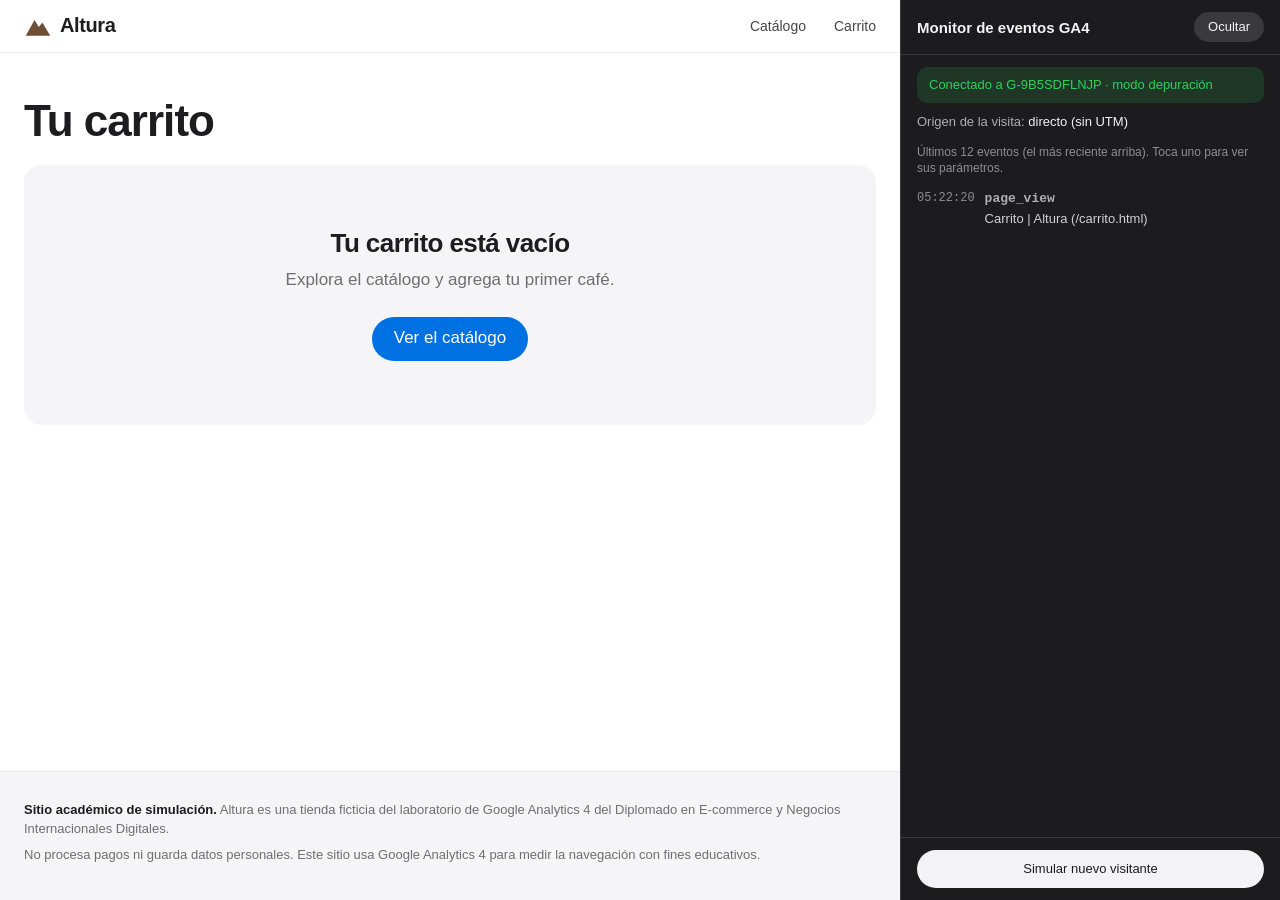
<file: carrito.html>
<!DOCTYPE html>
<html lang="es-CO">
<head>
  <meta charset="utf-8">
  <meta name="viewport" content="width=device-width, initial-scale=1">
  <title>Carrito | Altura</title>
  <meta name="description" content="Tienda ficticia de café colombiano de especialidad para un laboratorio académico de Google Analytics 4.">
  <link rel="icon" href="data:image/svg+xml,%3Csvg xmlns='http://www.w3.org/2000/svg' viewBox='0 0 32 32'%3E%3Cpath d='M2 27 L12 9 L17 17 L21 12 L30 27 Z' fill='%236F4E37'/%3E%3C/svg%3E">
  <link rel="stylesheet" href="css/estilos.css">
  <script src="js/config.js"></script>
  <script src="js/analytics.js"></script>
  <script src="js/productos.js" defer></script>
  <script src="js/carrito.js" defer></script>
  <script src="js/carrito-pagina.js" defer></script>
</head>
<body>
  <header class="barra">
    <div class="contenedor barra-interior">
      <a class="marca" href="index.html" aria-label="Altura, ir al inicio">
        <svg viewBox="0 0 32 32" aria-hidden="true"><path d="M2 27 L12 9 L17 17 L21 12 L30 27 Z" fill="#6F4E37"/></svg>
        Altura
      </a>
      <nav class="nav" aria-label="Principal">
        <a href="index.html#catalogo">Catálogo</a>
        <a href="carrito.html" class="nav-carrito">Carrito <span class="contador" data-contador-carrito hidden>0</span></a>
      </nav>
    </div>
  </header>

  <main>
    <div class="contenedor">
      <div class="pagina-titulo">
        <h1>Tu carrito</h1>
      </div>
      <div id="contenido-carrito"></div>
    </div>
  </main>

  <footer class="pie">
    <div class="contenedor">
      <p><strong>Sitio académico de simulación.</strong> Altura es una tienda ficticia del laboratorio de Google Analytics 4 del Diplomado en E-commerce y Negocios Internacionales Digitales.</p>
      <p>No procesa pagos ni guarda datos personales. Este sitio usa Google Analytics 4 para medir la navegación con fines educativos.</p>
    </div>
  </footer>
</body>
</html>
</file>
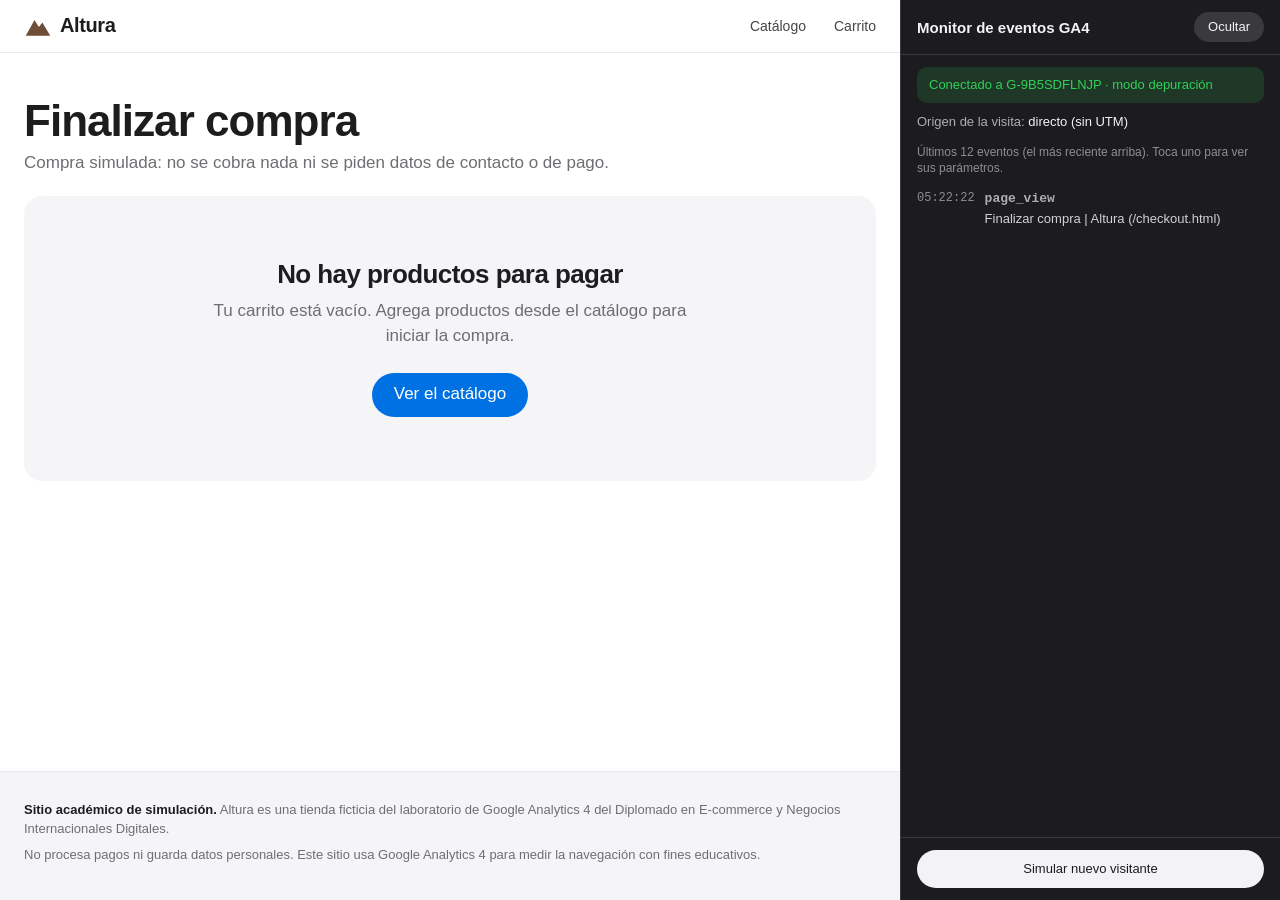
<file: checkout.html>
<!DOCTYPE html>
<html lang="es-CO">
<head>
  <meta charset="utf-8">
  <meta name="viewport" content="width=device-width, initial-scale=1">
  <title>Finalizar compra | Altura</title>
  <meta name="description" content="Tienda ficticia de café colombiano de especialidad para un laboratorio académico de Google Analytics 4.">
  <link rel="icon" href="data:image/svg+xml,%3Csvg xmlns='http://www.w3.org/2000/svg' viewBox='0 0 32 32'%3E%3Cpath d='M2 27 L12 9 L17 17 L21 12 L30 27 Z' fill='%236F4E37'/%3E%3C/svg%3E">
  <link rel="stylesheet" href="css/estilos.css">
  <script src="js/config.js"></script>
  <script src="js/analytics.js"></script>
  <script src="js/productos.js" defer></script>
  <script src="js/carrito.js" defer></script>
  <script src="js/checkout.js" defer></script>
</head>
<body>
  <header class="barra">
    <div class="contenedor barra-interior">
      <a class="marca" href="index.html" aria-label="Altura, ir al inicio">
        <svg viewBox="0 0 32 32" aria-hidden="true"><path d="M2 27 L12 9 L17 17 L21 12 L30 27 Z" fill="#6F4E37"/></svg>
        Altura
      </a>
      <nav class="nav" aria-label="Principal">
        <a href="index.html#catalogo">Catálogo</a>
        <a href="carrito.html" class="nav-carrito">Carrito <span class="contador" data-contador-carrito hidden>0</span></a>
      </nav>
    </div>
  </header>

  <main>
    <div class="contenedor">
      <div class="pagina-titulo">
        <h1>Finalizar compra</h1>
        <p>Compra simulada: no se cobra nada ni se piden datos de contacto o de pago.</p>
      </div>
      <div id="contenido-checkout"></div>
    </div>
  </main>

  <footer class="pie">
    <div class="contenedor">
      <p><strong>Sitio académico de simulación.</strong> Altura es una tienda ficticia del laboratorio de Google Analytics 4 del Diplomado en E-commerce y Negocios Internacionales Digitales.</p>
      <p>No procesa pagos ni guarda datos personales. Este sitio usa Google Analytics 4 para medir la navegación con fines educativos.</p>
    </div>
  </footer>
</body>
</html>
</file>
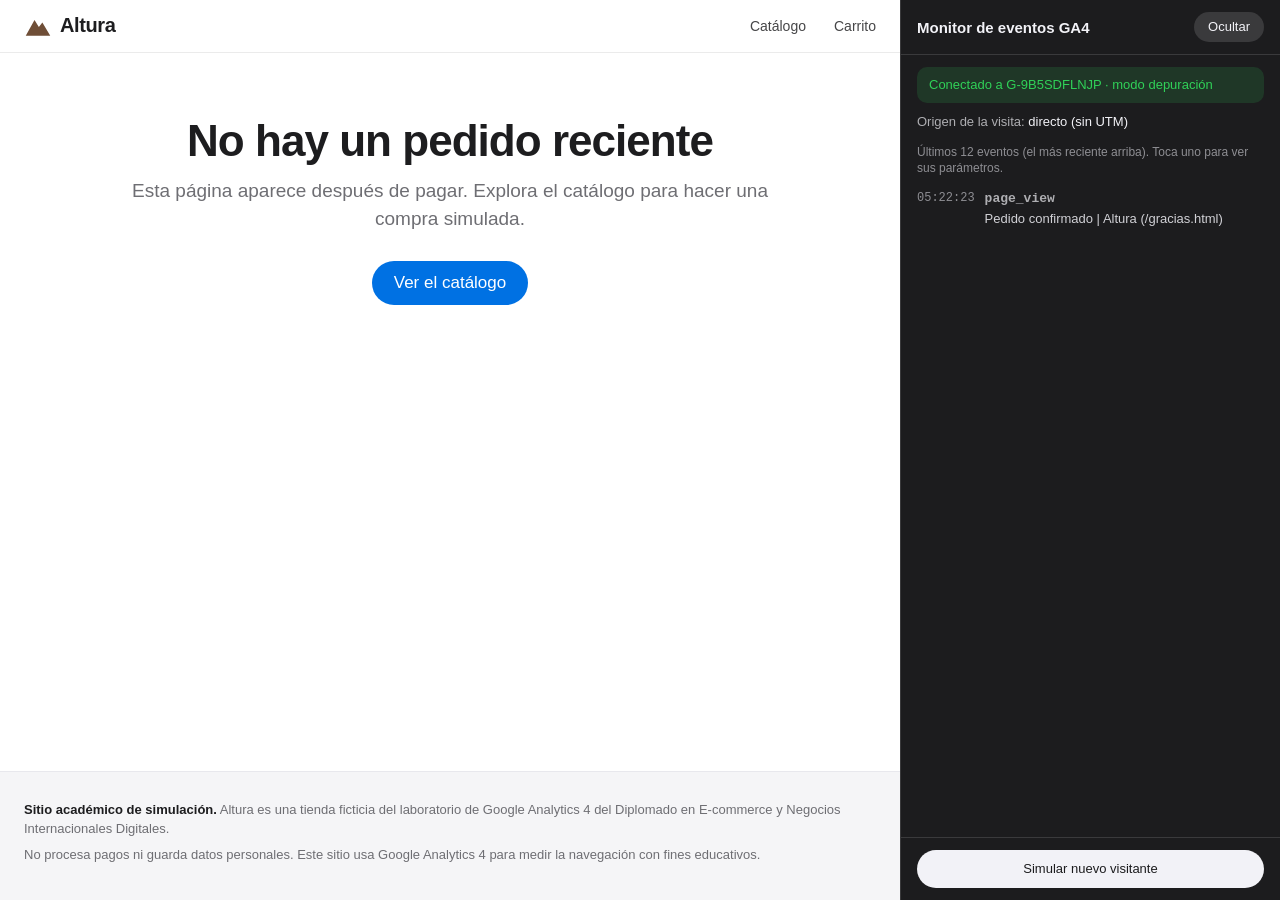
<file: gracias.html>
<!DOCTYPE html>
<html lang="es-CO">
<head>
  <meta charset="utf-8">
  <meta name="viewport" content="width=device-width, initial-scale=1">
  <title>Pedido confirmado | Altura</title>
  <meta name="description" content="Tienda ficticia de café colombiano de especialidad para un laboratorio académico de Google Analytics 4.">
  <link rel="icon" href="data:image/svg+xml,%3Csvg xmlns='http://www.w3.org/2000/svg' viewBox='0 0 32 32'%3E%3Cpath d='M2 27 L12 9 L17 17 L21 12 L30 27 Z' fill='%236F4E37'/%3E%3C/svg%3E">
  <link rel="stylesheet" href="css/estilos.css">
  <script src="js/config.js"></script>
  <script src="js/analytics.js"></script>
  <script src="js/productos.js" defer></script>
  <script src="js/carrito.js" defer></script>
  <script src="js/gracias.js" defer></script>
</head>
<body>
  <header class="barra">
    <div class="contenedor barra-interior">
      <a class="marca" href="index.html" aria-label="Altura, ir al inicio">
        <svg viewBox="0 0 32 32" aria-hidden="true"><path d="M2 27 L12 9 L17 17 L21 12 L30 27 Z" fill="#6F4E37"/></svg>
        Altura
      </a>
      <nav class="nav" aria-label="Principal">
        <a href="index.html#catalogo">Catálogo</a>
        <a href="carrito.html" class="nav-carrito">Carrito <span class="contador" data-contador-carrito hidden>0</span></a>
      </nav>
    </div>
  </header>

  <main>
    <div class="contenedor">
      <div id="contenido-gracias"></div>
    </div>
  </main>

  <footer class="pie">
    <div class="contenedor">
      <p><strong>Sitio académico de simulación.</strong> Altura es una tienda ficticia del laboratorio de Google Analytics 4 del Diplomado en E-commerce y Negocios Internacionales Digitales.</p>
      <p>No procesa pagos ni guarda datos personales. Este sitio usa Google Analytics 4 para medir la navegación con fines educativos.</p>
    </div>
  </footer>
</body>
</html>
</file>
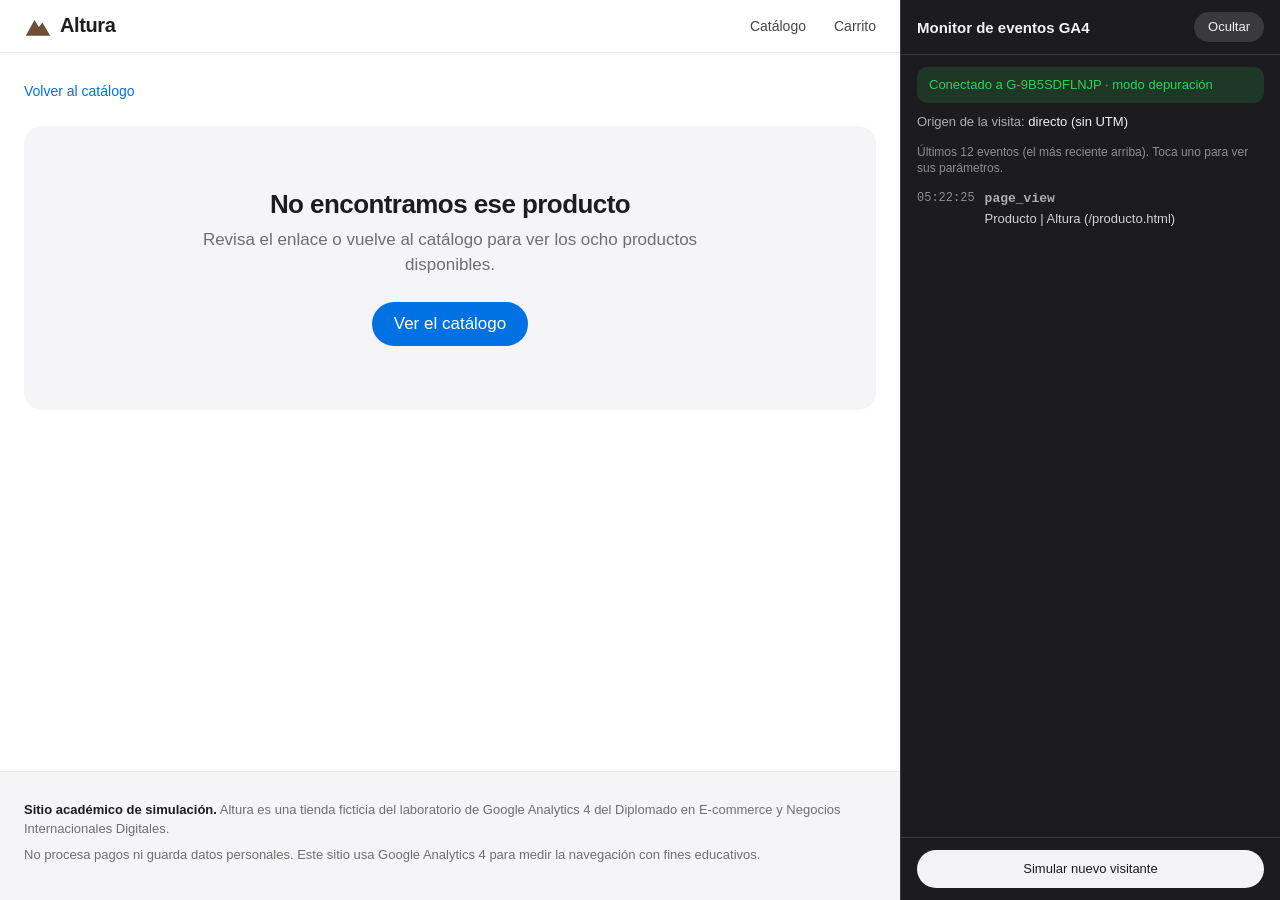
<file: producto.html>
<!DOCTYPE html>
<html lang="es-CO">
<head>
  <meta charset="utf-8">
  <meta name="viewport" content="width=device-width, initial-scale=1">
  <title>Producto | Altura</title>
  <meta name="description" content="Tienda ficticia de café colombiano de especialidad para un laboratorio académico de Google Analytics 4.">
  <link rel="icon" href="data:image/svg+xml,%3Csvg xmlns='http://www.w3.org/2000/svg' viewBox='0 0 32 32'%3E%3Cpath d='M2 27 L12 9 L17 17 L21 12 L30 27 Z' fill='%236F4E37'/%3E%3C/svg%3E">
  <link rel="stylesheet" href="css/estilos.css">
  <script src="js/config.js"></script>
  <script src="js/analytics.js"></script>
  <script src="js/productos.js" defer></script>
  <script src="js/carrito.js" defer></script>
  <script src="js/producto.js" defer></script>
</head>
<body>
  <header class="barra">
    <div class="contenedor barra-interior">
      <a class="marca" href="index.html" aria-label="Altura, ir al inicio">
        <svg viewBox="0 0 32 32" aria-hidden="true"><path d="M2 27 L12 9 L17 17 L21 12 L30 27 Z" fill="#6F4E37"/></svg>
        Altura
      </a>
      <nav class="nav" aria-label="Principal">
        <a href="index.html#catalogo">Catálogo</a>
        <a href="carrito.html" class="nav-carrito">Carrito <span class="contador" data-contador-carrito hidden>0</span></a>
      </nav>
    </div>
  </header>

  <main>
    <div class="contenedor">
      <p class="migas"><a href="index.html#catalogo">Volver al catálogo</a></p>
      <div id="detalle-producto"></div>
    </div>
  </main>

  <footer class="pie">
    <div class="contenedor">
      <p><strong>Sitio académico de simulación.</strong> Altura es una tienda ficticia del laboratorio de Google Analytics 4 del Diplomado en E-commerce y Negocios Internacionales Digitales.</p>
      <p>No procesa pagos ni guarda datos personales. Este sitio usa Google Analytics 4 para medir la navegación con fines educativos.</p>
    </div>
  </footer>
</body>
</html>
</file>
<file: css/estilos.css>
/* ==========================================================================
   ALTURA · Café de origen
   Estilos de la tienda y del monitor de eventos.
   ========================================================================== */

:root {
  --blanco: #FFFFFF;
  --gris: #F5F5F7;
  --gris-2: #E8E8ED;
  --borde: #D2D2D7;
  --texto: #1D1D1F;
  --texto-2: #6E6E73;
  --acento: #0071E3;
  --acento-hover: #0077ED;
  --cafe: #6F4E37;
  --crema: #E8DCCB;
  --verde: #1E8E3E;
  --rojo: #D70015;
  --radio: 18px;
  --radio-chico: 12px;
  --fuente: -apple-system, BlinkMacSystemFont, "SF Pro Text", "SF Pro Display", "Segoe UI", Roboto, "Helvetica Neue", Arial, sans-serif;
  --mono: ui-monospace, "SF Mono", Menlo, Consolas, "Liberation Mono", monospace;
  --ancho-monitor: 380px;
  --alto-monitor-movil: 300px;
}

*, *::before, *::after { box-sizing: border-box; }

html { -webkit-text-size-adjust: 100%; scroll-behavior: smooth; }

body {
  margin: 0;
  min-height: 100vh;
  display: flex;
  flex-direction: column;
  font-family: var(--fuente);
  font-size: 17px;
  line-height: 1.47;
  color: var(--texto);
  background: var(--blanco);
  -webkit-font-smoothing: antialiased;
}

/* El monitor reserva su espacio para no tapar botones */
html.monitor-abierto body { padding-right: var(--ancho-monitor); }

main { flex: 1; }

svg { display: block; max-width: 100%; }

a { color: var(--acento); text-decoration: none; }
a:hover { text-decoration: underline; }

:focus-visible { outline: 3px solid rgba(0, 113, 227, .55); outline-offset: 2px; border-radius: 6px; }

h1, h2, h3 { margin: 0; font-weight: 600; letter-spacing: -0.022em; line-height: 1.1; }
p { margin: 0; }

.contenedor { width: 100%; max-width: 1080px; margin: 0 auto; padding: 0 24px; }

.visualmente-oculto {
  position: absolute; width: 1px; height: 1px; overflow: hidden;
  clip: rect(0 0 0 0); white-space: nowrap;
}

/* ---------- Botones ---------- */
.boton {
  display: inline-flex; align-items: center; justify-content: center; gap: 8px;
  min-height: 44px; padding: 0 22px;
  border: 0; border-radius: 980px;
  background: var(--acento); color: #FFFFFF;
  font: inherit; font-size: 17px; font-weight: 500;
  cursor: pointer; text-decoration: none;
  transition: background-color .2s ease;
}
.boton:hover { background: var(--acento-hover); text-decoration: none; }
.boton:disabled { opacity: .45; cursor: not-allowed; }
.boton-secundario { background: var(--gris-2); color: var(--texto); }
.boton-secundario:hover { background: #DCDCE1; }
.boton-grande { min-height: 52px; padding: 0 30px; font-size: 18px; }
.boton-bloque { width: 100%; }

.enlace-boton {
  background: none; border: 0; padding: 0;
  font: inherit; font-size: 14px; color: var(--acento); cursor: pointer;
}
.enlace-boton:hover { text-decoration: underline; }

/* ---------- Barra superior ---------- */
.barra {
  position: sticky; top: 0; z-index: 50;
  background: rgba(255, 255, 255, .78);
  -webkit-backdrop-filter: saturate(180%) blur(20px);
  backdrop-filter: saturate(180%) blur(20px);
  border-bottom: 1px solid rgba(0, 0, 0, .08);
}
.barra-interior { display: flex; align-items: center; justify-content: space-between; height: 52px; }
.marca { display: flex; align-items: center; gap: 8px; color: var(--texto); font-size: 20px; font-weight: 600; letter-spacing: -.02em; }
.marca:hover { text-decoration: none; }
.marca svg { width: 28px; height: 28px; }
.nav { display: flex; align-items: center; gap: 28px; font-size: 14px; }
.nav a { color: var(--texto); opacity: .82; }
.nav a:hover { opacity: 1; text-decoration: none; }
.nav-carrito { display: inline-flex; align-items: center; gap: 6px; }
.contador {
  display: inline-flex; align-items: center; justify-content: center;
  min-width: 20px; height: 20px; padding: 0 6px; border-radius: 10px;
  background: var(--acento); color: #FFFFFF; font-size: 12px; font-weight: 600;
}
.contador[hidden] { display: none; }

/* ---------- Inicio: portada ilustrada ---------- */
.portada {
  position: relative;
  display: flex; flex-direction: column;
  background: linear-gradient(180deg, #FBE6CD 0%, #F8EFE4 48%, #EEF1EA 100%);
  overflow: hidden;
}
.portada-texto { position: relative; z-index: 1; padding-top: 72px; text-align: center; }
.portada h1 { max-width: 14.5em; margin: 0 auto; font-size: clamp(38px, 5.6vw, 66px); letter-spacing: -.035em; }
.portada .bajada { max-width: 32em; margin: 18px auto 26px; font-size: 21px; line-height: 1.38; color: #4A4A4F; }
.escena { display: block; width: 100%; height: clamp(230px, 30vw, 420px); margin-top: -40px; }

.promo { position: relative; z-index: 2; max-width: 820px; margin: -52px auto 0; }
.promo-tarjeta {
  position: relative; overflow: hidden;
  display: flex; align-items: center; justify-content: space-between; gap: 24px; flex-wrap: wrap;
  padding: 28px 32px; border-radius: 22px;
  background: #1D1D1F; color: #FFFFFF; text-align: left;
  box-shadow: 0 20px 50px rgba(29, 29, 31, .25);
  transition: transform .25s ease;
}
.promo-tarjeta:hover { text-decoration: none; transform: translateY(-2px); }
.promo-granos { position: absolute; right: -10px; top: -6px; width: 260px; pointer-events: none; }
.promo-texto { position: relative; flex: 1 1 300px; }
.promo-texto h2 { font-size: 28px; letter-spacing: -.02em; }
.promo-texto p { margin-top: 6px; color: #C7C7CC; font-size: 15px; }
.promo-codigo {
  display: inline-block; padding: 1px 8px; border: 1px dashed #8E8E93; border-radius: 6px;
  color: #FFFFFF; font-family: var(--mono); font-size: 14px;
}
.promo-accion {
  position: relative; flex: 0 0 auto; display: inline-flex; align-items: center; min-height: 44px; padding: 0 22px;
  border-radius: 980px; background: #FFFFFF; color: var(--texto); font-weight: 500;
}

/* ---------- Del cafetal a tu taza ---------- */
.proceso { display: grid; grid-template-columns: repeat(auto-fit, minmax(200px, 1fr)); gap: 28px; margin: 0; padding: 0; list-style: none; counter-reset: paso; }
.proceso li { counter-increment: paso; }
.proceso-imagen { display: grid; place-items: center; aspect-ratio: 4 / 3; overflow: hidden; border-radius: 20px; }
.proceso-imagen svg { width: 78%; height: auto; }
.proceso-imagen img { width: 100%; height: 100%; object-fit: cover; }
.proceso h3 { margin-top: 16px; font-size: 19px; }
.proceso h3::before { content: counter(paso) ". "; color: var(--texto-2); font-weight: 500; }
.proceso p { margin-top: 6px; font-size: 15px; color: var(--texto-2); }

/* ---------- Orígenes ---------- */
.origenes-seccion { padding-top: 0; }
.perfil { margin: 0 0 28px; padding: 24px 24px 0; background: #F5F5F7; border-radius: 24px; overflow: hidden; }
.perfil svg { width: 100%; height: auto; margin-bottom: -2px; }
.perfil-etiqueta { font-family: var(--fuente); font-size: 22px; fill: var(--texto); paint-order: stroke; stroke: #F5F5F7; stroke-width: 6px; stroke-linejoin: round; }
.perfil-altura { font-weight: 600; }

.origenes { display: grid; grid-template-columns: repeat(auto-fit, minmax(210px, 1fr)); gap: 16px; }
.origen { padding: 22px; border-radius: 20px; background: #FFFFFF; border: 1px solid var(--gris-2); border-top: 5px solid var(--color-origen); }
.origen-region { font-size: 13px; color: var(--texto-2); }
.origen h3 { margin-top: 2px; font-size: 20px; }
.origen-altura { display: flex; align-items: center; gap: 10px; margin-top: 14px; font-size: 14px; font-weight: 600; font-variant-numeric: tabular-nums; }
.origen-barra { flex: 1; height: 6px; border-radius: 3px; background: var(--gris-2); overflow: hidden; }
.origen-barra span { display: block; height: 100%; border-radius: 3px; background: var(--color-origen); }
.origen-proceso { margin-top: 10px; font-size: 14px; color: var(--texto-2); }
.notas { display: flex; flex-wrap: wrap; gap: 6px; margin: 12px 0 0; padding: 0; list-style: none; }
.notas li { padding: 4px 10px; border-radius: 980px; background: var(--gris); font-size: 13px; }
.origen-precio { margin-top: 14px; font-size: 15px; }

/* ---------- Catálogo ---------- */
.seccion { padding: 72px 0; }
.seccion-gris { background: var(--gris); }
.encabezado-seccion { margin-bottom: 32px; }
.encabezado-seccion h2 { font-size: clamp(32px, 4vw, 44px); }
.encabezado-seccion p { margin-top: 8px; font-size: 19px; color: var(--texto-2); }

.grilla { display: grid; grid-template-columns: repeat(auto-fill, minmax(220px, 1fr)); gap: 20px; }

.tarjeta-producto {
  display: flex; flex-direction: column; overflow: hidden;
  background: #FFFFFF; border-radius: var(--radio); color: var(--texto);
  transition: box-shadow .25s ease;
}
.tarjeta-producto:hover { text-decoration: none; box-shadow: 0 12px 32px rgba(0, 0, 0, .09); }

.ilustracion { position: relative; display: grid; place-items: center; aspect-ratio: 1 / 1; padding: 18px; }
.ilustracion svg { width: 80%; height: auto; }
.insignia {
  position: absolute; top: 14px; left: 14px;
  padding: 4px 10px; border-radius: 980px;
  background: rgba(255, 255, 255, .85); color: var(--texto); font-size: 12px; font-weight: 600;
}

.tarjeta-info { flex: 1; display: flex; flex-direction: column; gap: 3px; padding: 16px 20px 22px; }
.tarjeta-categoria { font-size: 13px; color: var(--texto-2); }
.tarjeta-nombre { font-size: 18px; font-weight: 600; letter-spacing: -.01em; line-height: 1.25; }
.tarjeta-resumen { font-size: 14px; color: var(--texto-2); }
.tarjeta-precio { margin-top: auto; padding-top: 12px; font-size: 17px; }

/* ---------- Receta ---------- */
.receta { background: #1D1D1F; color: #F5F5F7; }
.receta-interior { display: flex; flex-wrap: wrap; align-items: center; justify-content: space-between; gap: 40px; padding-top: 72px; padding-bottom: 72px; }
.receta-texto { flex: 1 1 360px; }
.receta h2 { font-size: clamp(32px, 4vw, 44px); }
.receta-texto > p { max-width: 30em; margin-top: 10px; font-size: 18px; color: #A1A1A6; }
.receta-datos { display: grid; grid-template-columns: repeat(4, minmax(0, 1fr)); gap: 16px; margin: 32px 0 0; }
.receta-datos dt { font-size: 13px; color: #A1A1A6; }
.receta-datos dd { margin: 2px 0 0; font-size: 30px; font-weight: 600; letter-spacing: -.02em; }
.receta-ilustracion { flex: 0 1 300px; width: 300px; max-width: 100%; height: auto; }

.envios { display: grid; grid-template-columns: repeat(auto-fit, minmax(220px, 1fr)); gap: 28px; padding: 64px 0 72px; }
.envio-icono { width: 40px; height: 40px; margin-bottom: 12px; }
.envios h3 { font-size: 19px; }
.envios p { margin-top: 6px; font-size: 15px; color: var(--texto-2); }

/* ---------- Detalle de producto ---------- */
.migas { padding-top: 28px; font-size: 14px; }
.detalle { display: grid; grid-template-columns: repeat(auto-fit, minmax(300px, 1fr)); gap: 48px; align-items: start; padding: 24px 0 80px; }
.detalle .ilustracion { border-radius: 28px; }
.detalle-categoria { font-size: 15px; color: var(--texto-2); }
.detalle h1 { margin-top: 6px; font-size: clamp(32px, 4vw, 44px); }
.detalle-precio { margin-top: 12px; font-size: 24px; }
.detalle-descripcion { max-width: 34em; margin-top: 18px; font-size: 18px; line-height: 1.5; color: #424245; }
.ficha {
  display: grid; grid-template-columns: auto 1fr; gap: 10px 24px;
  margin: 26px 0 0; padding: 18px 0;
  border-top: 1px solid var(--gris-2); border-bottom: 1px solid var(--gris-2); font-size: 15px;
}
.ficha dt { color: var(--texto-2); }
.ficha dd { margin: 0; }
.comprar { display: flex; flex-wrap: wrap; align-items: center; gap: 16px; margin-top: 26px; }

.selector { display: inline-flex; align-items: center; height: 44px; border: 1px solid var(--borde); border-radius: 980px; }
.selector button {
  width: 44px; height: 42px; border: 0; border-radius: 50%; background: none;
  color: var(--texto); font-size: 20px; line-height: 1; cursor: pointer;
}
.selector button:disabled { color: #C7C7CC; cursor: not-allowed; }
.selector-valor { min-width: 30px; text-align: center; font-variant-numeric: tabular-nums; }
.selector-chico { height: 34px; }
.selector-chico button { width: 34px; height: 32px; font-size: 17px; }

.aviso { margin-top: 16px; padding: 12px 16px; border-radius: var(--radio-chico); background: #E8F5EC; color: #0F5223; font-size: 15px; }
.aviso-error { background: #FDECEE; color: #9A0010; }
.aviso[hidden] { display: none; }

/* ---------- Carrito ---------- */
.pagina-titulo { padding: 44px 0 20px; }
.pagina-titulo h1 { font-size: clamp(32px, 4vw, 44px); }
.pagina-titulo p { margin-top: 6px; color: var(--texto-2); }

.columnas { display: flex; flex-wrap: wrap; align-items: flex-start; gap: 40px; padding-bottom: 80px; }
.columna-principal { flex: 1 1 420px; min-width: 0; }
.columna-lateral { flex: 1 1 300px; max-width: 100%; }
@media (min-width: 1100px) { .columna-lateral { flex: 0 0 340px; } }

.lineas { list-style: none; margin: 0; padding: 0; border-top: 1px solid var(--gris-2); }
.linea { display: grid; grid-template-columns: 84px minmax(0, 1fr) auto; gap: 18px; align-items: center; padding: 20px 0; border-bottom: 1px solid var(--gris-2); }
.linea .ilustracion { width: 84px; height: 84px; padding: 8px; border-radius: 14px; }
.linea .ilustracion svg { width: 100%; }
.linea-nombre { font-weight: 600; color: var(--texto); }
.linea-unitario { font-size: 14px; color: var(--texto-2); }
.linea-acciones { display: flex; align-items: center; gap: 16px; margin-top: 10px; }
.linea-total { font-weight: 600; text-align: right; white-space: nowrap; }
.linea-total s { display: block; font-weight: 400; font-size: 13px; color: var(--texto-2); }

.resumen { position: sticky; top: 76px; padding: 26px; background: var(--gris); border-radius: var(--radio); }
.resumen h2 { margin-bottom: 14px; font-size: 22px; }
.resumen-fila { display: flex; justify-content: space-between; gap: 12px; padding: 5px 0; font-size: 15px; }
.resumen-fila.descuento { color: var(--verde); }
.resumen-total { margin-top: 10px; padding-top: 14px; border-top: 1px solid var(--borde); font-size: 19px; font-weight: 600; }
.resumen .boton { margin-top: 18px; }
.nota { margin-top: 10px; font-size: 13px; color: var(--texto-2); }

.cupon-form { display: flex; gap: 8px; margin-top: 18px; }
.cupon-activo {
  display: flex; align-items: center; justify-content: space-between; gap: 10px;
  margin-top: 18px; padding: 10px 14px; border-radius: var(--radio-chico);
  background: #E8F5EC; color: #0F5223; font-size: 14px;
}

.campo {
  width: 100%; height: 44px; padding: 0 14px;
  border: 1px solid var(--borde); border-radius: var(--radio-chico);
  background: #FFFFFF; color: var(--texto); font: inherit; font-size: 16px;
}
.campo:focus { outline: none; border-color: var(--acento); box-shadow: 0 0 0 4px rgba(0, 113, 227, .16); }
.campo[aria-invalid="true"] { border-color: var(--rojo); }
select.campo {
  appearance: none; -webkit-appearance: none; padding-right: 40px;
  background-image: url("data:image/svg+xml,%3Csvg xmlns='http://www.w3.org/2000/svg' viewBox='0 0 12 8'%3E%3Cpath d='M1 1l5 5 5-5' fill='none' stroke='%236E6E73' stroke-width='1.6'/%3E%3C/svg%3E");
  background-repeat: no-repeat; background-position: right 14px center; background-size: 12px 8px;
}

.vacio { padding: 64px 24px; text-align: center; background: var(--gris); border-radius: var(--radio); }
.vacio h2 { font-size: 26px; }
.vacio p { margin: 10px auto 24px; max-width: 30em; color: var(--texto-2); }

/* ---------- Checkout ---------- */
.pasos { display: flex; flex-wrap: wrap; gap: 20px; margin: 0 0 24px; padding: 0; list-style: none; font-size: 15px; }
.pasos li { display: flex; align-items: center; gap: 8px; color: var(--texto-2); }
.pasos .num {
  display: grid; place-items: center; width: 26px; height: 26px;
  border: 1px solid var(--borde); border-radius: 50%; font-size: 13px; font-weight: 600;
}
.pasos li.activo { color: var(--texto); font-weight: 600; }
.pasos li.activo .num { background: var(--acento); border-color: var(--acento); color: #FFFFFF; }
.pasos li.hecho .num { background: var(--verde); border-color: var(--verde); color: #FFFFFF; }

.bloque { padding: 28px; border: 1px solid var(--gris-2); border-radius: var(--radio); background: #FFFFFF; }
.bloque + .bloque { margin-top: 20px; }
.bloque h2 { margin-bottom: 20px; font-size: 24px; }
.bloque[hidden] { display: none; }

.grupo { margin-bottom: 22px; }
.etiqueta { display: block; margin-bottom: 8px; font-size: 14px; font-weight: 600; }
.ayuda { margin-top: 6px; font-size: 13px; color: var(--texto-2); }
.error-campo { margin-top: 6px; font-size: 13px; color: var(--rojo); }
.error-campo[hidden] { display: none; }

fieldset { margin: 0 0 22px; padding: 0; border: 0; min-width: 0; }
legend { padding: 0; }
.opciones { display: grid; gap: 10px; }
.opcion {
  display: flex; align-items: center; gap: 14px; padding: 14px 16px;
  border: 1px solid var(--borde); border-radius: var(--radio-chico); cursor: pointer;
}
.opcion:has(input:checked) { border-color: var(--acento); box-shadow: 0 0 0 1px var(--acento); }
.opcion input { width: 18px; height: 18px; margin: 0; accent-color: var(--acento); }
.opcion-texto { flex: 1; }
.opcion-titulo { display: block; font-weight: 600; }
.opcion-detalle { display: block; font-size: 13px; color: var(--texto-2); }
.opcion-precio { font-weight: 600; white-space: nowrap; }
.gratis { color: var(--verde); }

.envio-confirmado { display: flex; justify-content: space-between; align-items: center; gap: 12px; flex-wrap: wrap; font-size: 15px; }
.acciones-paso { display: flex; flex-wrap: wrap; gap: 12px; margin-top: 4px; }

.mini-items { list-style: none; margin: 0 0 12px; padding: 0 0 12px; border-bottom: 1px solid var(--borde); }
.mini-items li { display: flex; justify-content: space-between; gap: 12px; padding: 4px 0; font-size: 14px; }
.mini-items span:first-child { color: var(--texto-2); }

/* ---------- Gracias ---------- */
.confirmacion { max-width: 640px; margin: 0 auto; padding: 64px 0 80px; text-align: center; }
.confirmacion .icono { width: 64px; height: 64px; margin: 0 auto 20px; }
.confirmacion h1 { font-size: clamp(32px, 4vw, 44px); }
.confirmacion .bajada { margin-top: 12px; font-size: 19px; color: var(--texto-2); }
.numero-pedido { margin-top: 16px; font-size: 15px; }
.numero-pedido code { font-family: var(--mono); font-size: 15px; padding: 2px 8px; background: var(--gris); border-radius: 6px; }
.confirmacion .resumen { position: static; margin-top: 32px; text-align: left; }
.confirmacion .boton { margin-top: 28px; }

/* ---------- Pie de página ---------- */
.pie { padding: 28px 0 36px; background: var(--gris); border-top: 1px solid var(--gris-2); font-size: 13px; line-height: 1.5; color: var(--texto-2); }
.pie p + p { margin-top: 6px; }
.pie strong { color: var(--texto); font-weight: 600; }

/* ==========================================================================
   MONITOR DE EVENTOS
   ========================================================================== */
.monitor {
  position: fixed; top: 0; right: 0; bottom: 0; z-index: 1000;
  display: flex; flex-direction: column;
  width: var(--ancho-monitor);
  background: #1C1C1E; color: #F2F2F7;
  border-left: 1px solid #3A3A3C;
  font-family: var(--fuente); font-size: 13px; line-height: 1.4;
}
.monitor-cabecera { display: flex; align-items: center; justify-content: space-between; gap: 10px; padding: 12px 16px; border-bottom: 1px solid #3A3A3C; }
.monitor-titulo { font-size: 15px; font-weight: 600; }
.monitor-toggle, .monitor-reset {
  border: 0; border-radius: 980px; cursor: pointer;
  font: inherit; font-size: 13px; font-weight: 500;
}
.monitor-toggle { padding: 6px 14px; background: #3A3A3C; color: #F2F2F7; }
.monitor-toggle:hover { background: #48484A; }
.monitor-cuerpo { flex: 1; display: flex; flex-direction: column; min-height: 0; }
.monitor-estado { margin: 12px 16px 0; padding: 9px 12px; border-radius: 10px; font-weight: 500; }
.monitor-estado.ok { background: rgba(48, 209, 88, .15); color: #30D158; }
.monitor-estado.error { background: rgba(255, 69, 58, .16); color: #FF6961; }
.monitor-origen { margin: 10px 16px 0; color: #AEAEB2; }
.monitor-origen strong { color: #F2F2F7; font-weight: 500; }
.monitor-subtitulo { margin: 12px 16px 6px; font-size: 12px; color: #8E8E93; }
.monitor-lista { flex: 1; min-height: 0; margin: 0; padding: 0 8px; overflow-y: auto; list-style: none; }
.monitor-lista summary {
  display: grid; grid-template-columns: auto 1fr; column-gap: 10px; row-gap: 2px;
  padding: 7px 8px; border-radius: 10px; cursor: pointer; list-style: none;
}
.monitor-lista summary::-webkit-details-marker { display: none; }
.monitor-lista summary:hover { background: #2C2C2E; }
.ev-hora { font-family: var(--mono); font-size: 12px; color: #8E8E93; }
.ev-nombre { font-family: var(--mono); font-weight: 600; color: #64D2FF; word-break: break-all; }
.ev-resumen { grid-column: 2; color: #D1D1D6; overflow-wrap: anywhere; }
.ev-pagina .ev-nombre { color: #AEAEB2; }
.ev-propiedad .ev-nombre { color: #FFD60A; }
.monitor-lista pre {
  max-height: 240px; margin: 0 8px 8px; padding: 10px; overflow: auto;
  background: #000000; border-radius: 8px;
  font-family: var(--mono); font-size: 11px; color: #D1D1D6;
  white-space: pre-wrap; word-break: break-word;
}
.monitor-vacio { padding: 8px; color: #8E8E93; }
.monitor-pie { padding: 12px 16px; border-top: 1px solid #3A3A3C; }
.monitor-reset { width: 100%; min-height: 38px; background: #F2F2F7; color: #1C1C1E; }
.monitor-reset:hover { background: #FFFFFF; }

/* Plegado: queda una pastilla en la esquina */
html.monitor-plegado .monitor {
  top: auto; left: auto; right: 16px; bottom: 16px; width: auto;
  border: 1px solid #3A3A3C; border-radius: 980px;
  box-shadow: 0 8px 28px rgba(0, 0, 0, .25);
}
html.monitor-plegado .monitor-cabecera { padding: 6px 6px 6px 16px; border-bottom: 0; }
html.monitor-plegado .monitor-cuerpo { display: none; }

/* ---------- Pantallas pequeñas ---------- */
@media (max-width: 819px) {
  html.monitor-abierto body { padding-right: 0; padding-bottom: var(--alto-monitor-movil); }
  html.monitor-abierto .monitor {
    top: auto; left: 0; right: 0; bottom: 0;
    width: 100%; height: var(--alto-monitor-movil);
    border-left: 0; border-top: 1px solid #3A3A3C;
  }
  .monitor-cabecera { padding: 8px 14px; }
  .monitor-estado { margin-top: 8px; padding: 6px 10px; }
  .monitor-origen { margin-top: 6px; }
  .monitor-subtitulo { display: none; }
  .monitor-lista { margin-top: 6px; }
  .monitor-pie { padding: 8px 14px; }

  .portada-texto { padding-top: 44px; }
  .portada .bajada { font-size: 18px; }
  .escena { margin-top: -10px; }
  .promo { margin-top: -36px; }
  .promo-tarjeta { padding: 22px; }
  .receta-datos { grid-template-columns: repeat(2, minmax(0, 1fr)); }
  .seccion { padding: 52px 0; }
  .resumen { position: static; }
  .nav { gap: 18px; }
  .linea { grid-template-columns: 64px minmax(0, 1fr); }
  .linea .ilustracion { width: 64px; height: 64px; }
  .linea-total { grid-column: 2; text-align: left; }
  .perfil-etiqueta { font-size: 30px; }
}

@media (prefers-reduced-motion: reduce) {
  html { scroll-behavior: auto; }
  *, *::before, *::after { transition: none !important; animation: none !important; }
}
</file>
